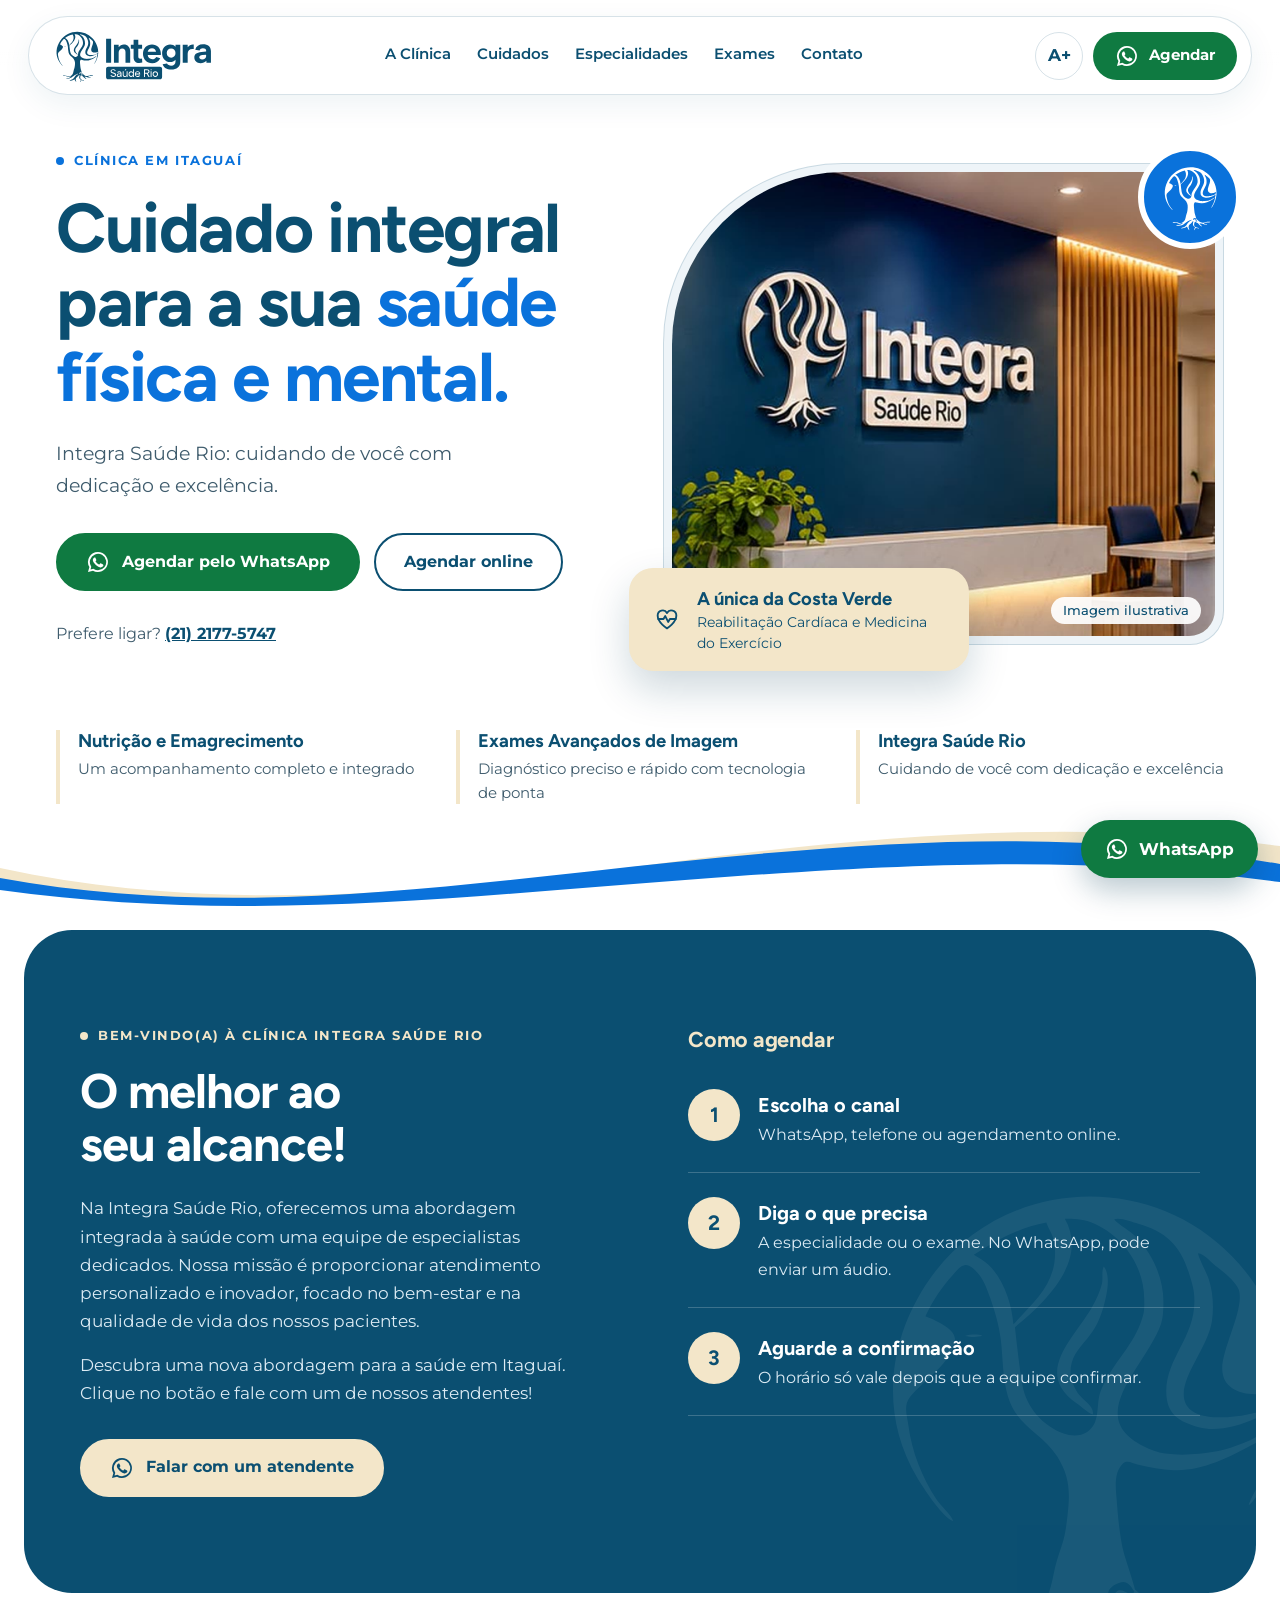
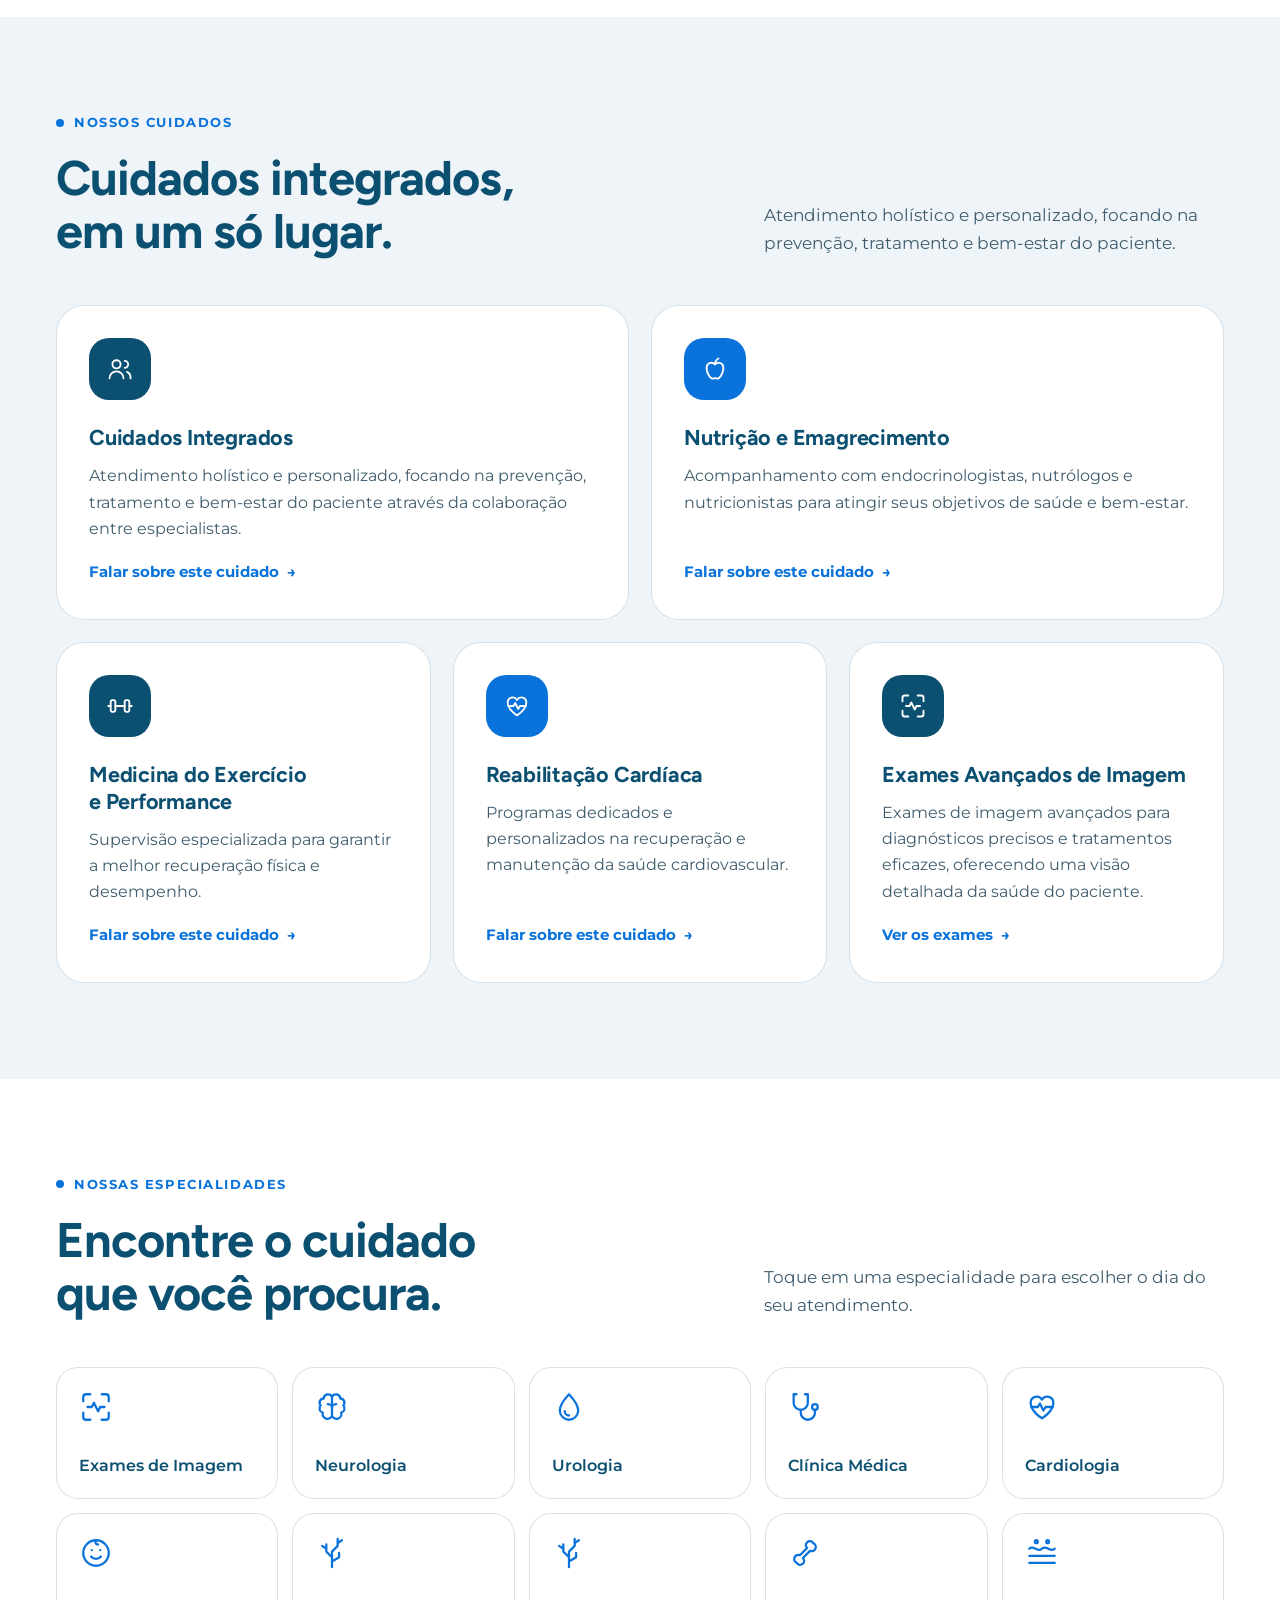
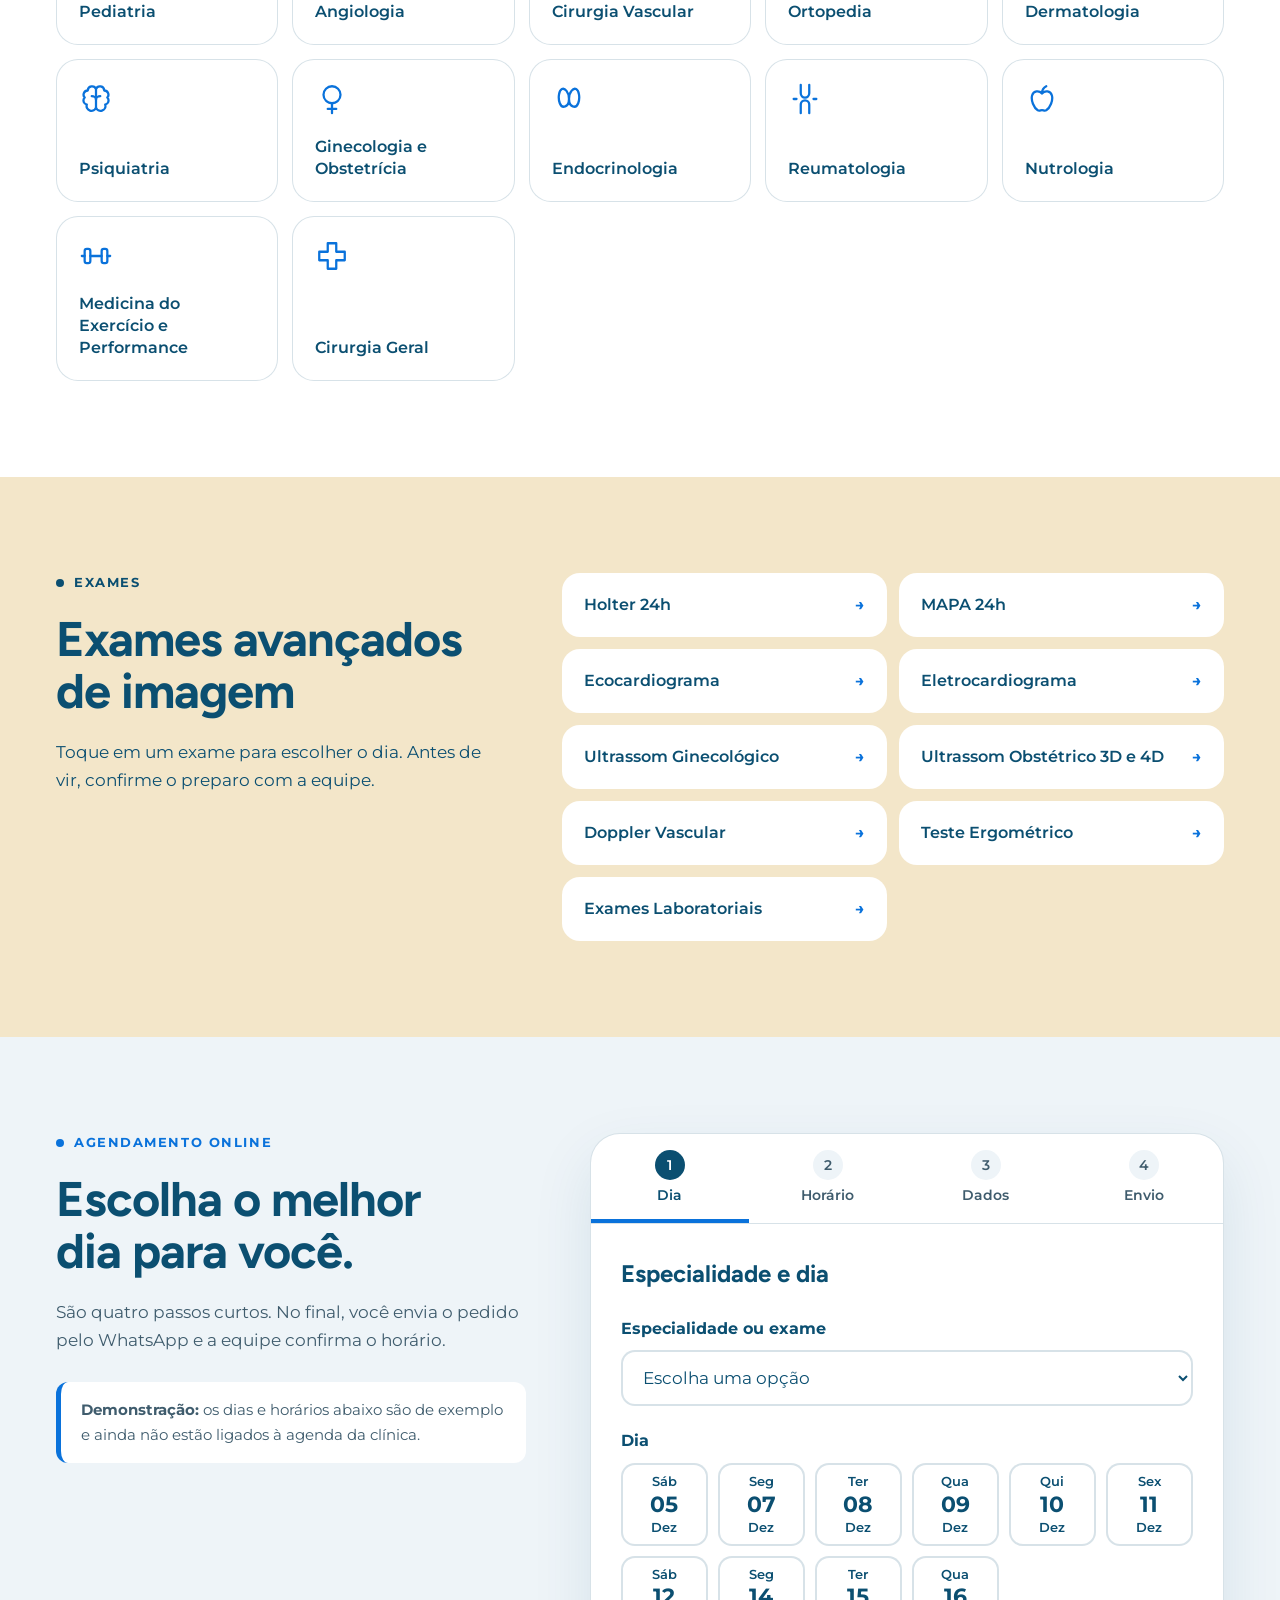
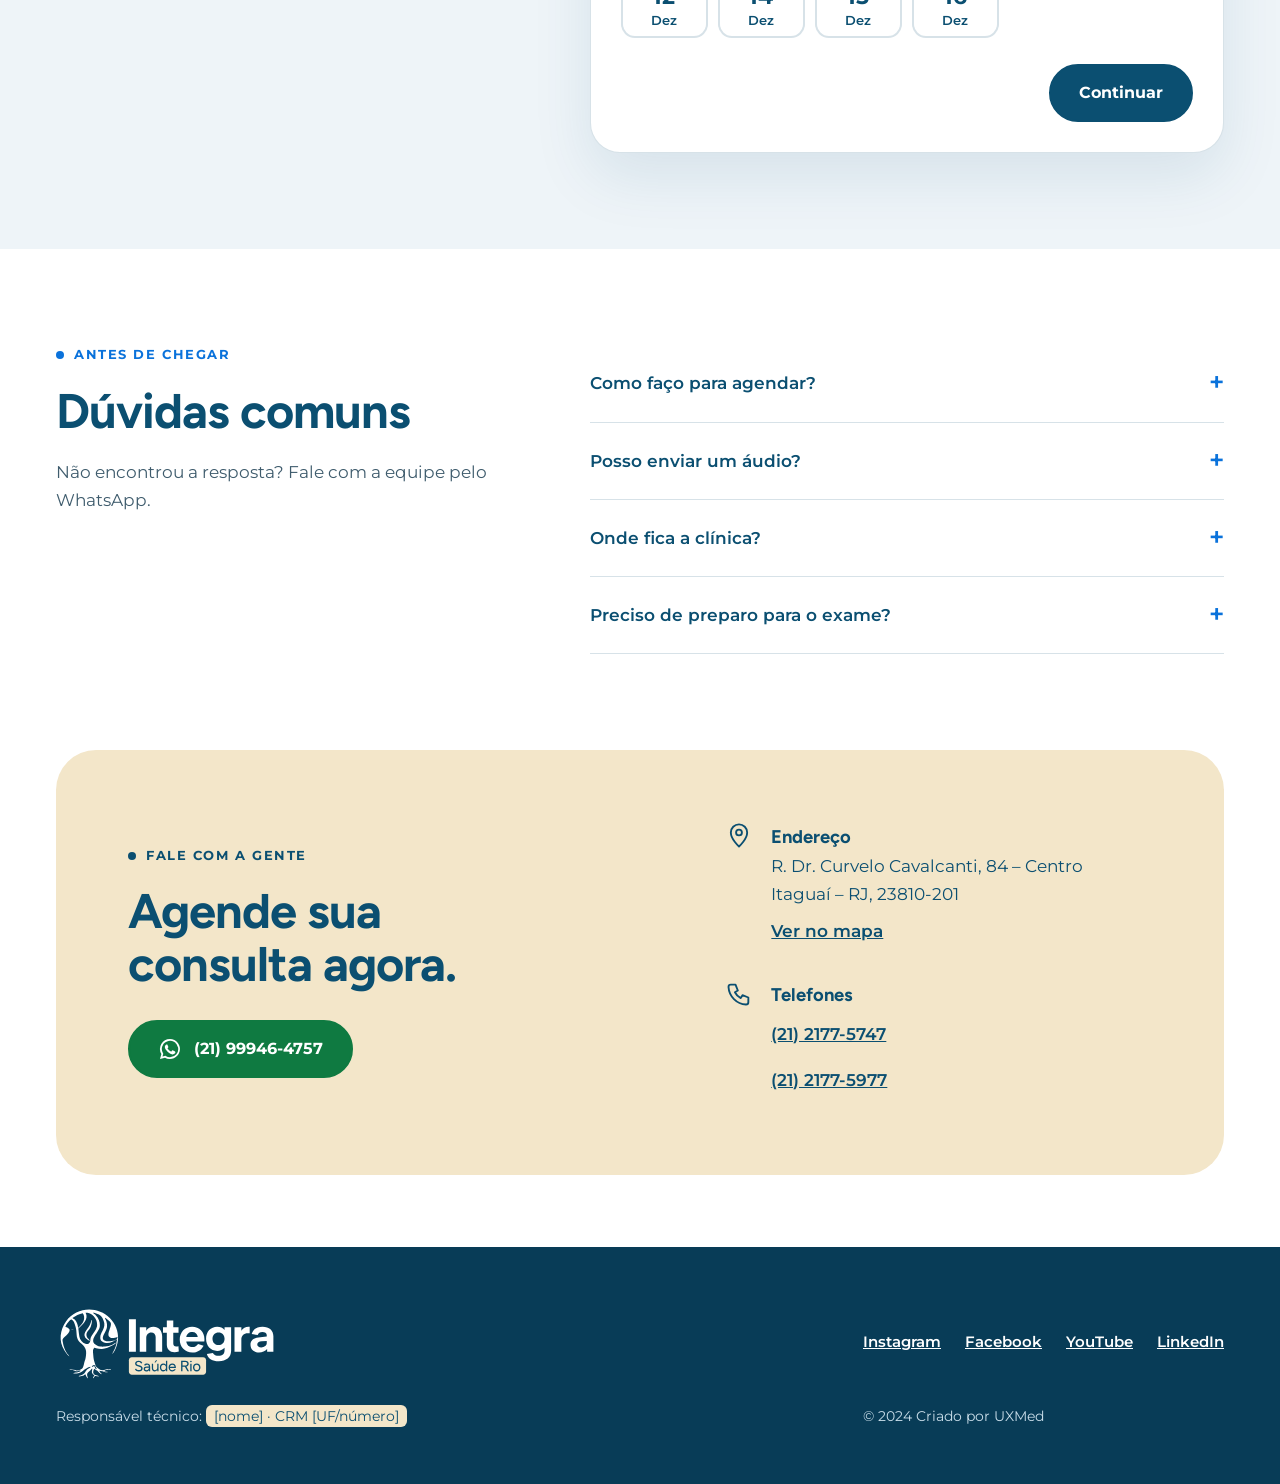
<file: index.html>
<!doctype html>
<html lang="pt-BR">
<head>
<meta charset="utf-8">
<meta name="viewport" content="width=device-width,initial-scale=1">
<title>Integra Saúde Rio | Clínica em Itaguaí: consultas e exames</title>
<meta name="description" content="Clínica Integra Saúde Rio, no Centro de Itaguaí: cuidados integrados, especialidades médicas e exames. Agende pelo WhatsApp (21) 99946-4757.">
<meta name="theme-color" content="#0B4F71">
<meta name="robots" content="noindex">
<link rel="icon" href="assets/favicon.svg" type="image/svg+xml">
<link rel="preconnect" href="https://fonts.googleapis.com">
<link rel="preconnect" href="https://fonts.gstatic.com" crossorigin>
<link href="https://fonts.googleapis.com/css2?family=Figtree:ital,wght@0,600;0,700;1,600&family=Montserrat:ital,wght@0,400;0,500;0,600;0,700;1,400&display=swap" rel="stylesheet">
<link rel="stylesheet" href="styles.css">
<script src="script.js" defer></script>
<script type="application/ld+json">
{"@context":"https://schema.org","@type":"MedicalClinic","name":"Integra Saúde Rio","url":"https://integrasauderio.com/",
"telephone":["+55-21-2177-5747","+55-21-2177-5977"],
"address":{"@type":"PostalAddress","streetAddress":"R. Dr. Curvelo Cavalcanti, 84, Centro","addressLocality":"Itaguaí","addressRegion":"RJ","postalCode":"23810-201","addressCountry":"BR"},
"sameAs":["https://www.facebook.com/profile.php?id=61556794193799","https://www.linkedin.com/company/integrasauderio/","https://www.youtube.com/@Integrasauderio","https://www.instagram.com/integrasauderio/"]}
</script>
</head>
<body>

<svg xmlns="http://www.w3.org/2000/svg" hidden>
  <symbol id="i-wa" viewBox="0 0 24 24"><path fill="currentColor" d="M12 2a10 10 0 0 0-8.600 15.100L2 22l5-1.300A10 10 0 1 0 12 2zm0 18.200a8.200 8.200 0 0 1-4.200-1.200l-.3-.2-3 .8.8-2.900-.2-.3A8.200 8.200 0 1 1 12 20.200zm4.500-6.100c-.2-.1-1.500-.7-1.700-.8s-.4-.1-.6.100-.6.800-.8 1-.3.2-.5.100a6.700 6.700 0 0 1-3.300-2.900c-.3-.4.2-.4.700-1.300.1-.2 0-.3 0-.5l-.8-1.800c-.2-.5-.4-.4-.6-.4h-.5a1 1 0 0 0-.7.300 2.900 2.900 0 0 0-.9 2.200 5 5 0 0 0 1.100 2.700 11.500 11.500 0 0 0 4.400 3.900c1.600.7 2.300.8 3.100.6a2.700 2.700 0 0 0 1.800-1.200 2.200 2.200 0 0 0 .1-1.300c0-.1-.2-.2-.5-.3z"/></symbol>
  <symbol id="i-phone" viewBox="0 0 24 24"><path d="M5 4h4l2 5-2.500 1.500a11 11 0 0 0 5 5L15 13l5 2v4a2 2 0 0 1-2 2A16 16 0 0 1 3 6a2 2 0 0 1 2-2z"/></symbol>
  <symbol id="i-pin" viewBox="0 0 24 24"><path d="M12 21s7-6.2 7-12a7 7 0 1 0-14 0c0 5.8 7 12 7 12z"/><circle cx="12" cy="9" r="2.5"/></symbol>
  <symbol id="i-steth" viewBox="0 0 24 24"><path d="M6 3H4v6a5 5 0 0 0 10 0V3h-2"/><path d="M9 14v2a5 5 0 0 0 10 0v-2"/><circle cx="19" cy="12" r="2"/></symbol>
  <symbol id="i-brain" viewBox="0 0 24 24"><path d="M12 5a3 3 0 0 0-5.800 1A3 3 0 0 0 4 11a3 3 0 0 0 1.500 5A3.200 3.200 0 0 0 12 18zM12 5a3 3 0 0 1 5.800 1A3 3 0 0 1 20 11a3 3 0 0 1-1.500 5A3.200 3.200 0 0 1 12 18"/><path d="M9 10c1.500 0 3 1 3 2.500M15 10c-1.500 0-3 1-3 2.500"/></symbol>
  <symbol id="i-apple" viewBox="0 0 24 24"><path d="M12 8c-2-2-6-2-7 1.500-1 3.500 1.500 9 4 10.500 1.200.7 2-.2 3-.2s1.800.9 3 .2c2.500-1.500 5-7 4-10.5C18 6 14 6 12 8z"/><path d="M12 8c0-2 1-4 3-5"/></symbol>
  <symbol id="i-dumb" viewBox="0 0 24 24"><path d="M2 12h2M20 12h2M8 12h8"/><rect x="4" y="7" width="4" height="10" rx="1.500"/><rect x="16" y="7" width="4" height="10" rx="1.500"/></symbol>
  <symbol id="i-heart" viewBox="0 0 24 24"><path d="M12 20s-8-4.800-8-11a4.300 4.300 0 0 1 8-2.200A4.300 4.300 0 0 1 20 9c0 6.200-8 11-8 11z"/><path d="M4.500 12H9l1.500-2.500 2.500 5 1.500-2.500h5"/></symbol>
  <symbol id="i-people" viewBox="0 0 24 24"><circle cx="9" cy="8" r="3.500"/><path d="M3 20a6 6 0 0 1 12 0"/><path d="M16 5a3 3 0 0 1 0 6M18 14.500a5.500 5.500 0 0 1 3 5.500"/></symbol>
  <symbol id="i-scan" viewBox="0 0 24 24"><path d="M3 8V5a2 2 0 0 1 2-2h3M16 3h3a2 2 0 0 1 2 2v3M21 16v3a2 2 0 0 1-2 2h-3M8 21H5a2 2 0 0 1-2-2v-3"/><path d="M6 12h3l1.500-3 3 6 1.500-3h3"/></symbol>
  <symbol id="i-child" viewBox="0 0 24 24"><circle cx="12" cy="12" r="9"/><path d="M8.500 14.500a4.500 4.500 0 0 0 7 0M9 10h.01M15 10h.01M12 3c-1 2 0 3 1.500 3"/></symbol>
  <symbol id="i-drop" viewBox="0 0 24 24"><path d="M12 3s6.500 7 6.500 11.500a6.500 6.500 0 0 1-13 0C5.500 10 12 3 12 3z"/><path d="M9 15a3 3 0 0 0 3 3"/></symbol>
  <symbol id="i-vessel" viewBox="0 0 24 24"><path d="M12 22V11M12 15l-4-4V6M8 9L5 7M12 11l4-4V2M16 5l3-2M12 18l5-3v-3"/></symbol>
  <symbol id="i-bone" viewBox="0 0 24 24"><path d="M8.500 13.500l5-5a2.800 2.800 0 1 1 4.300-3.500 2.800 2.800 0 1 1-2.300 5.500l-5 5a2.800 2.800 0 1 1-4.300 3.500 2.800 2.800 0 1 1 2.300-5.500z"/></symbol>
  <symbol id="i-skin" viewBox="0 0 24 24"><path d="M3 9c3-3 6 3 9 0s6 3 9 0M3 14h18M3 19h18"/><circle cx="8" cy="4" r="1"/><circle cx="16" cy="4" r="1"/></symbol>
  <symbol id="i-female" viewBox="0 0 24 24"><circle cx="12" cy="9" r="6"/><path d="M12 15v7M9 19h6"/></symbol>
  <symbol id="i-gland" viewBox="0 0 24 24"><path d="M12 12c0-5-3-8-5-7S4 11 5.500 15s6.500 3 6.500-3zM12 12c0-5 3-8 5-7s3 6 1.500 10-6.500 3-6.500-3z"/></symbol>
  <symbol id="i-joint" viewBox="0 0 24 24"><path d="M9 2v6a3 3 0 0 0 6 0V2M9 22v-6a3 3 0 0 1 6 0v6"/><path d="M4 12h2M18 12h2"/></symbol>
  <symbol id="i-cross" viewBox="0 0 24 24"><path d="M9 3h6v6h6v6h-6v6H9v-6H3V9h6z"/></symbol>
</svg>

<a class="skip" href="#conteudo">Pular para o conteúdo</a>

<header class="site-header">
  <a class="brand" href="#inicio"><img src="assets/logo-escuro.svg" alt="Integra Saúde Rio, início" width="160" height="57"></a>
  <nav class="navigation" id="navegacao" aria-label="Menu principal">
    <a href="#clinica">A Clínica</a>
    <a href="#servicos">Cuidados</a>
    <a href="#especialidades">Especialidades</a>
    <a href="#exames">Exames</a>
    <a href="#contato">Contato</a>
  </nav>
  <div class="header-actions">
    <button type="button" class="font-toggle" aria-pressed="false" aria-label="Aumentar o tamanho da letra">A+</button>
    <a class="nav-cta" data-wa="Olá! Quero agendar uma consulta." href="https://wa.me/5521999464757"><svg class="ic-fill" aria-hidden="true"><use href="#i-wa"/></svg>Agendar</a>
    <button type="button" class="menu-toggle" aria-controls="navegacao" aria-expanded="false"><span class="bars" aria-hidden="true"></span><span class="menu-label">Menu</span></button>
  </div>
</header>

<main id="conteudo">

<section class="hero wrap" id="inicio" aria-label="Apresentação">
  <div class="hero-main">
    <div class="hero-copy">
      <p class="eyebrow">Clínica em Itaguaí</p>
      <h1>Cuidado integral para a sua <em>saúde física e mental.</em></h1>
      <p class="lead">Integra Saúde Rio: cuidando de você com dedicação e excelência.</p>
      <div class="actions">
        <a class="button button-wa" data-wa="Olá! Quero agendar uma consulta." href="https://wa.me/5521999464757"><svg class="ic-fill" aria-hidden="true"><use href="#i-wa"/></svg>Agendar pelo WhatsApp</a>
        <a class="button button-line" href="#agendar">Agendar online</a>
      </div>
      <p class="hero-phone">Prefere ligar? <a href="tel:+552121775747">(21) 2177-5747</a></p>
    </div>
    <div class="hero-visual">
      <figure class="image-shell">
        <img src="assets/recepcao-ilustrativa.jpg" alt="Ilustração de uma recepção com a marca Integra Saúde Rio na parede azul" width="1308" height="1116" fetchpriority="high">
        <figcaption>Imagem ilustrativa</figcaption>
      </figure>
      <div class="hero-marker" aria-hidden="true"><img src="assets/simbolo-branco.svg" alt=""></div>
      <div class="hero-tag">
        <svg class="ic" aria-hidden="true"><use href="#i-heart"/></svg>
        <p><strong>A única da Costa Verde</strong>Reabilitação Cardíaca e Medicina do Exercício</p>
      </div>
    </div>
  </div>
</section>

<div class="highlights">
  <ul class="wrap">
    <li><strong>Nutrição e Emagrecimento</strong><span>Um acompanhamento completo e integrado</span></li>
    <li><strong>Exames Avançados de Imagem</strong><span>Diagnóstico preciso e rápido com tecnologia de ponta</span></li>
    <li><strong>Integra Saúde Rio</strong><span>Cuidando de você com dedicação e excelência</span></li>
  </ul>
  <svg class="wave" viewBox="0 0 1440 90" preserveAspectRatio="none" aria-hidden="true">
    <path fill="#F3E6C9" d="M0 52C240 98 480 78 720 50S1200 0 1440 30V90H0Z"/>
    <path fill="#0A72DB" d="M0 62C260 104 500 70 760 46S1220 14 1440 48V90H0Z"/>
    <path fill="#FFFFFF" d="M0 74C280 108 520 80 800 62S1240 42 1440 66V90H0Z"/>
  </svg>
</div>

<section class="section about" id="clinica">
  <img class="about-tree" src="assets/simbolo-branco.svg" alt="" aria-hidden="true">
  <div class="wrap about-grid">
    <div data-reveal>
      <p class="eyebrow">Bem-vindo(a) à clínica Integra Saúde Rio</p>
      <h2>O melhor ao seu alcance!</h2>
      <p>Na Integra Saúde Rio, oferecemos uma abordagem integrada à saúde com uma equipe de especialistas dedicados. Nossa missão é proporcionar atendimento personalizado e inovador, focado no bem-estar e na qualidade de vida dos nossos pacientes.</p>
      <p>Descubra uma nova abordagem para a saúde em Itaguaí. Clique no botão e fale com um de nossos atendentes!</p>
      <a class="button button-creme" data-wa="Olá! Quero falar com um atendente." href="https://wa.me/5521999464757"><svg class="ic-fill" aria-hidden="true"><use href="#i-wa"/></svg>Falar com um atendente</a>
    </div>
    <div class="how" data-reveal>
      <h3>Como agendar</h3>
      <ol>
        <li><strong>Escolha o canal</strong><span>WhatsApp, telefone ou agendamento online.</span></li>
        <li><strong>Diga o que precisa</strong><span>A especialidade ou o exame. No WhatsApp, pode enviar um áudio.</span></li>
        <li><strong>Aguarde a confirmação</strong><span>O horário só vale depois que a equipe confirmar.</span></li>
      </ol>
    </div>
  </div>
</section>

<section class="section services" id="servicos">
  <div class="wrap">
    <div class="section-top" data-reveal>
      <div><p class="eyebrow">Nossos cuidados</p><h2>Cuidados integrados, em um só lugar.</h2></div>
      <p>Atendimento holístico e personalizado, focando na prevenção, tratamento e bem-estar do paciente.</p>
    </div>
    <div class="service-grid">
      <article class="service-card" data-reveal>
        <span class="icon"><svg class="ic" aria-hidden="true"><use href="#i-people"/></svg></span>
        <h3>Cuidados Integrados</h3>
        <p>Atendimento holístico e personalizado, focando na prevenção, tratamento e bem-estar do paciente através da colaboração entre especialistas.</p>
        <a class="card-link" data-wa="Olá! Quero saber mais sobre Cuidados Integrados." href="https://wa.me/5521999464757">Falar sobre este cuidado <span aria-hidden="true">→</span></a>
      </article>
      <article class="service-card" data-reveal>
        <span class="icon"><svg class="ic" aria-hidden="true"><use href="#i-apple"/></svg></span>
        <h3>Nutrição e Emagrecimento</h3>
        <p>Acompanhamento com endocrinologistas, nutrólogos e nutricionistas para atingir seus objetivos de saúde e bem-estar.</p>
        <a class="card-link" data-wa="Olá! Quero saber mais sobre Nutrição e Emagrecimento." href="https://wa.me/5521999464757">Falar sobre este cuidado <span aria-hidden="true">→</span></a>
      </article>
      <article class="service-card" data-reveal>
        <span class="icon"><svg class="ic" aria-hidden="true"><use href="#i-dumb"/></svg></span>
        <h3>Medicina do Exercício e Performance</h3>
        <p>Supervisão especializada para garantir a melhor recuperação física e desempenho.</p>
        <a class="card-link" data-wa="Olá! Quero saber mais sobre Medicina do Exercício e Performance." href="https://wa.me/5521999464757">Falar sobre este cuidado <span aria-hidden="true">→</span></a>
      </article>
      <article class="service-card" data-reveal>
        <span class="icon"><svg class="ic" aria-hidden="true"><use href="#i-heart"/></svg></span>
        <h3>Reabilitação Cardíaca</h3>
        <p>Programas dedicados e personalizados na recuperação e manutenção da saúde cardiovascular.</p>
        <a class="card-link" data-wa="Olá! Quero saber mais sobre Reabilitação Cardíaca." href="https://wa.me/5521999464757">Falar sobre este cuidado <span aria-hidden="true">→</span></a>
      </article>
      <article class="service-card" data-reveal>
        <span class="icon"><svg class="ic" aria-hidden="true"><use href="#i-scan"/></svg></span>
        <h3>Exames Avançados de Imagem</h3>
        <p>Exames de imagem avançados para diagnósticos precisos e tratamentos eficazes, oferecendo uma visão detalhada da saúde do paciente.</p>
        <a class="card-link" href="#exames">Ver os exames <span aria-hidden="true">→</span></a>
      </article>
    </div>
  </div>
</section>

<section class="section specialties" id="especialidades">
  <div class="wrap">
    <div class="section-top" data-reveal>
      <div><p class="eyebrow">Nossas especialidades</p><h2>Encontre o cuidado que você procura.</h2></div>
      <p>Toque em uma especialidade para escolher o dia do seu atendimento.</p>
    </div>
    <ul class="spec-grid">
      <li><button type="button" data-book="Exames de Imagem"><svg class="ic" aria-hidden="true"><use href="#i-scan"/></svg><span>Exames de Imagem</span></button></li>
      <li><button type="button" data-book="Neurologia"><svg class="ic" aria-hidden="true"><use href="#i-brain"/></svg><span>Neurologia</span></button></li>
      <li><button type="button" data-book="Urologia"><svg class="ic" aria-hidden="true"><use href="#i-drop"/></svg><span>Urologia</span></button></li>
      <li><button type="button" data-book="Clínica Médica"><svg class="ic" aria-hidden="true"><use href="#i-steth"/></svg><span>Clínica Médica</span></button></li>
      <li><button type="button" data-book="Cardiologia"><svg class="ic" aria-hidden="true"><use href="#i-heart"/></svg><span>Cardiologia</span></button></li>
      <li><button type="button" data-book="Pediatria"><svg class="ic" aria-hidden="true"><use href="#i-child"/></svg><span>Pediatria</span></button></li>
      <li><button type="button" data-book="Angiologia"><svg class="ic" aria-hidden="true"><use href="#i-vessel"/></svg><span>Angiologia</span></button></li>
      <li><button type="button" data-book="Cirurgia Vascular"><svg class="ic" aria-hidden="true"><use href="#i-vessel"/></svg><span>Cirurgia Vascular</span></button></li>
      <li><button type="button" data-book="Ortopedia"><svg class="ic" aria-hidden="true"><use href="#i-bone"/></svg><span>Ortopedia</span></button></li>
      <li><button type="button" data-book="Dermatologia"><svg class="ic" aria-hidden="true"><use href="#i-skin"/></svg><span>Dermatologia</span></button></li>
      <li><button type="button" data-book="Psiquiatria"><svg class="ic" aria-hidden="true"><use href="#i-brain"/></svg><span>Psiquiatria</span></button></li>
      <li><button type="button" data-book="Ginecologia e Obstetrícia"><svg class="ic" aria-hidden="true"><use href="#i-female"/></svg><span>Ginecologia e Obstetrícia</span></button></li>
      <li><button type="button" data-book="Endocrinologia"><svg class="ic" aria-hidden="true"><use href="#i-gland"/></svg><span>Endocrinologia</span></button></li>
      <li><button type="button" data-book="Reumatologia"><svg class="ic" aria-hidden="true"><use href="#i-joint"/></svg><span>Reumatologia</span></button></li>
      <li><button type="button" data-book="Nutrologia"><svg class="ic" aria-hidden="true"><use href="#i-apple"/></svg><span>Nutrologia</span></button></li>
      <li><button type="button" data-book="Medicina do Exercício e Performance"><svg class="ic" aria-hidden="true"><use href="#i-dumb"/></svg><span>Medicina do Exercício e Performance</span></button></li>
      <li><button type="button" data-book="Cirurgia Geral"><svg class="ic" aria-hidden="true"><use href="#i-cross"/></svg><span>Cirurgia Geral</span></button></li>
    </ul>
  </div>
</section>

<section class="section exams" id="exames">
  <div class="wrap exams-grid">
    <div data-reveal>
      <p class="eyebrow">Exames</p>
      <h2>Exames avançados de imagem</h2>
      <p>Toque em um exame para escolher o dia. Antes de vir, confirme o preparo com a equipe.</p>
    </div>
    <ul class="exam-list" data-reveal>
      <li><button type="button" data-book="Holter 24h">Holter 24h<span aria-hidden="true">→</span></button></li>
      <li><button type="button" data-book="MAPA 24h">MAPA 24h<span aria-hidden="true">→</span></button></li>
      <li><button type="button" data-book="Ecocardiograma">Ecocardiograma<span aria-hidden="true">→</span></button></li>
      <li><button type="button" data-book="Eletrocardiograma">Eletrocardiograma<span aria-hidden="true">→</span></button></li>
      <li><button type="button" data-book="Ultrassom Ginecológico">Ultrassom Ginecológico<span aria-hidden="true">→</span></button></li>
      <li><button type="button" data-book="Ultrassom Obstétrico 3D e 4D">Ultrassom Obstétrico 3D e 4D<span aria-hidden="true">→</span></button></li>
      <li><button type="button" data-book="Doppler Vascular">Doppler Vascular<span aria-hidden="true">→</span></button></li>
      <li><button type="button" data-book="Teste Ergométrico">Teste Ergométrico<span aria-hidden="true">→</span></button></li>
      <li><button type="button" data-book="Exames Laboratoriais">Exames Laboratoriais<span aria-hidden="true">→</span></button></li>
    </ul>
  </div>
</section>

<section class="section booking" id="agendar" aria-labelledby="booking-title">
  <div class="wrap booking-grid">
    <div class="booking-intro" data-reveal>
      <p class="eyebrow">Agendamento online</p>
      <h2 id="booking-title">Escolha o melhor dia para você.</h2>
      <p>São quatro passos curtos. No final, você envia o pedido pelo WhatsApp e a equipe confirma o horário.</p>
      <p class="demo-note"><strong>Demonstração:</strong> os dias e horários abaixo são de exemplo e ainda não estão ligados à agenda da clínica.</p>
    </div>

    <div class="wizard">
      <ol class="progress" aria-label="Etapas">
        <li aria-current="step"><span>1</span>Dia</li>
        <li><span>2</span>Horário</li>
        <li><span>3</span>Dados</li>
        <li><span>4</span>Envio</li>
      </ol>
      <noscript><style>.wizard form,.progress{display:none}</style><p class="panel">O agendamento online precisa de JavaScript. Fale com a clínica pelo WhatsApp: (21) 99946-4757.</p></noscript>
      <form novalidate>
        <fieldset class="panel" data-step="1">
          <legend tabindex="-1">Especialidade e dia</legend>
          <label for="spec">Especialidade ou exame</label>
          <select id="spec" name="spec"><option value="">Escolha uma opção</option></select>
          <span class="label" id="dates-label">Dia</span>
          <div class="dates" role="group" aria-labelledby="dates-label"></div>
        </fieldset>
        <fieldset class="panel" data-step="2" hidden>
          <legend tabindex="-1">Horário</legend>
          <p class="chosen"></p>
          <div class="period" role="group" aria-label="Período">
            <button type="button" data-period="manha" aria-pressed="true">Manhã</button>
            <button type="button" data-period="tarde" aria-pressed="false">Tarde</button>
          </div>
          <div class="slots" role="group" aria-label="Horários"></div>
          <p class="small">Horários riscados estão indisponíveis.</p>
        </fieldset>
        <fieldset class="panel" data-step="3" hidden>
          <legend tabindex="-1">Seus dados</legend>
          <label for="nome">Nome completo do paciente</label>
          <input id="nome" name="nome" type="text" autocomplete="name">
          <label for="tel">Telefone com DDD</label>
          <input id="tel" name="tel" type="tel" inputmode="numeric" autocomplete="tel" placeholder="(21) 99999-9999">
          <label class="check"><input type="checkbox" name="consent"><span>Autorizo o uso do meu nome e telefone para este agendamento.</span></label>
          <p class="small">Não escreva informações sobre a sua saúde neste formulário.</p>
        </fieldset>
        <fieldset class="panel" data-step="4" hidden>
          <legend tabindex="-1">Seu pedido está pronto</legend>
          <p>Falta um passo: envie o pedido pelo WhatsApp. O horário só vale depois da confirmação da equipe.</p>
          <dl class="summary"></dl>
          <a class="button button-wa send" href="https://wa.me/5521999464757" target="_blank" rel="noopener"><svg class="ic-fill" aria-hidden="true"><use href="#i-wa"/></svg>Enviar pelo WhatsApp</a>
        </fieldset>
        <p class="error" role="alert"></p>
        <div class="wizard-nav">
          <button type="button" class="button button-line back" hidden>Voltar</button>
          <button type="submit" class="button next">Continuar</button>
        </div>
      </form>
    </div>
  </div>
</section>

<section class="section faq" id="duvidas">
  <div class="wrap faq-grid">
    <div data-reveal>
      <p class="eyebrow">Antes de chegar</p>
      <h2>Dúvidas comuns</h2>
      <p>Não encontrou a resposta? Fale com a equipe pelo WhatsApp.</p>
    </div>
    <div data-reveal>
      <details><summary>Como faço para agendar?</summary><p>Pelo WhatsApp (21) 99946-4757, pelos telefones (21) 2177-5747 e (21) 2177-5977, ou pelo agendamento online desta página.</p></details>
      <details><summary>Posso enviar um áudio?</summary><p>Sim. Abra a conversa no WhatsApp, toque no microfone e diga qual especialidade ou exame você procura.</p></details>
      <details><summary>Onde fica a clínica?</summary><p>Na R. Dr. Curvelo Cavalcanti, 84, Centro, Itaguaí – RJ, CEP 23810-201.</p></details>
      <details><summary>Preciso de preparo para o exame?</summary><p>O preparo depende do exame. Confirme com a equipe quando marcar.</p></details>
    </div>
  </div>
</section>

<section class="contact wrap" id="contato" aria-labelledby="contact-title">
  <div data-reveal>
    <p class="eyebrow">Fale com a gente</p>
    <h2 id="contact-title">Agende sua consulta agora.</h2>
    <a class="button button-wa" data-wa="Olá! Quero agendar uma consulta." href="https://wa.me/5521999464757"><svg class="ic-fill" aria-hidden="true"><use href="#i-wa"/></svg>(21) 99946-4757</a>
  </div>
  <address data-reveal>
    <div class="info">
      <svg class="ic" aria-hidden="true"><use href="#i-pin"/></svg>
      <p><strong>Endereço</strong>R. Dr. Curvelo Cavalcanti, 84 – Centro<br>Itaguaí – RJ, 23810-201<br><a href="https://www.google.com/maps/search/?api=1&query=R.+Dr.+Curvelo+Cavalcanti%2C+84+-+Centro%2C+Itagua%C3%AD+-+RJ%2C+23810-201" target="_blank" rel="noopener">Ver no mapa</a></p>
    </div>
    <div class="info">
      <svg class="ic" aria-hidden="true"><use href="#i-phone"/></svg>
      <p><strong>Telefones</strong><a href="tel:+552121775747">(21) 2177-5747</a><br><a href="tel:+552121775977">(21) 2177-5977</a></p>
    </div>
  </address>
</section>
</main>

<footer class="site-footer">
  <div class="wrap footer-grid">
    <img src="assets/logo-claro.svg" alt="Integra Saúde Rio" width="220" height="79" loading="lazy">
    <nav aria-label="Redes sociais">
      <a href="https://www.instagram.com/integrasauderio/" target="_blank" rel="noopener">Instagram</a>
      <a href="https://www.facebook.com/profile.php?id=61556794193799" target="_blank" rel="noopener">Facebook</a>
      <a href="https://www.youtube.com/@Integrasauderio" target="_blank" rel="noopener">YouTube</a>
      <a href="https://www.linkedin.com/company/integrasauderio/" target="_blank" rel="noopener">LinkedIn</a>
    </nav>
    <p>Responsável técnico: <mark>[nome] · CRM [UF/número]</mark></p>
    <p>© 2024 Criado por UXMed</p>
  </div>
</footer>

<div class="quickbar">
  <a class="quick-wa" data-wa="Olá! Quero agendar uma consulta." href="https://wa.me/5521999464757"><svg class="ic-fill" aria-hidden="true"><use href="#i-wa"/></svg><span>WhatsApp</span></a>
  <a class="quick-call" href="tel:+552121775747"><svg class="ic" aria-hidden="true"><use href="#i-phone"/></svg><span>Ligar</span></a>
</div>
</body>
</html>
</file>
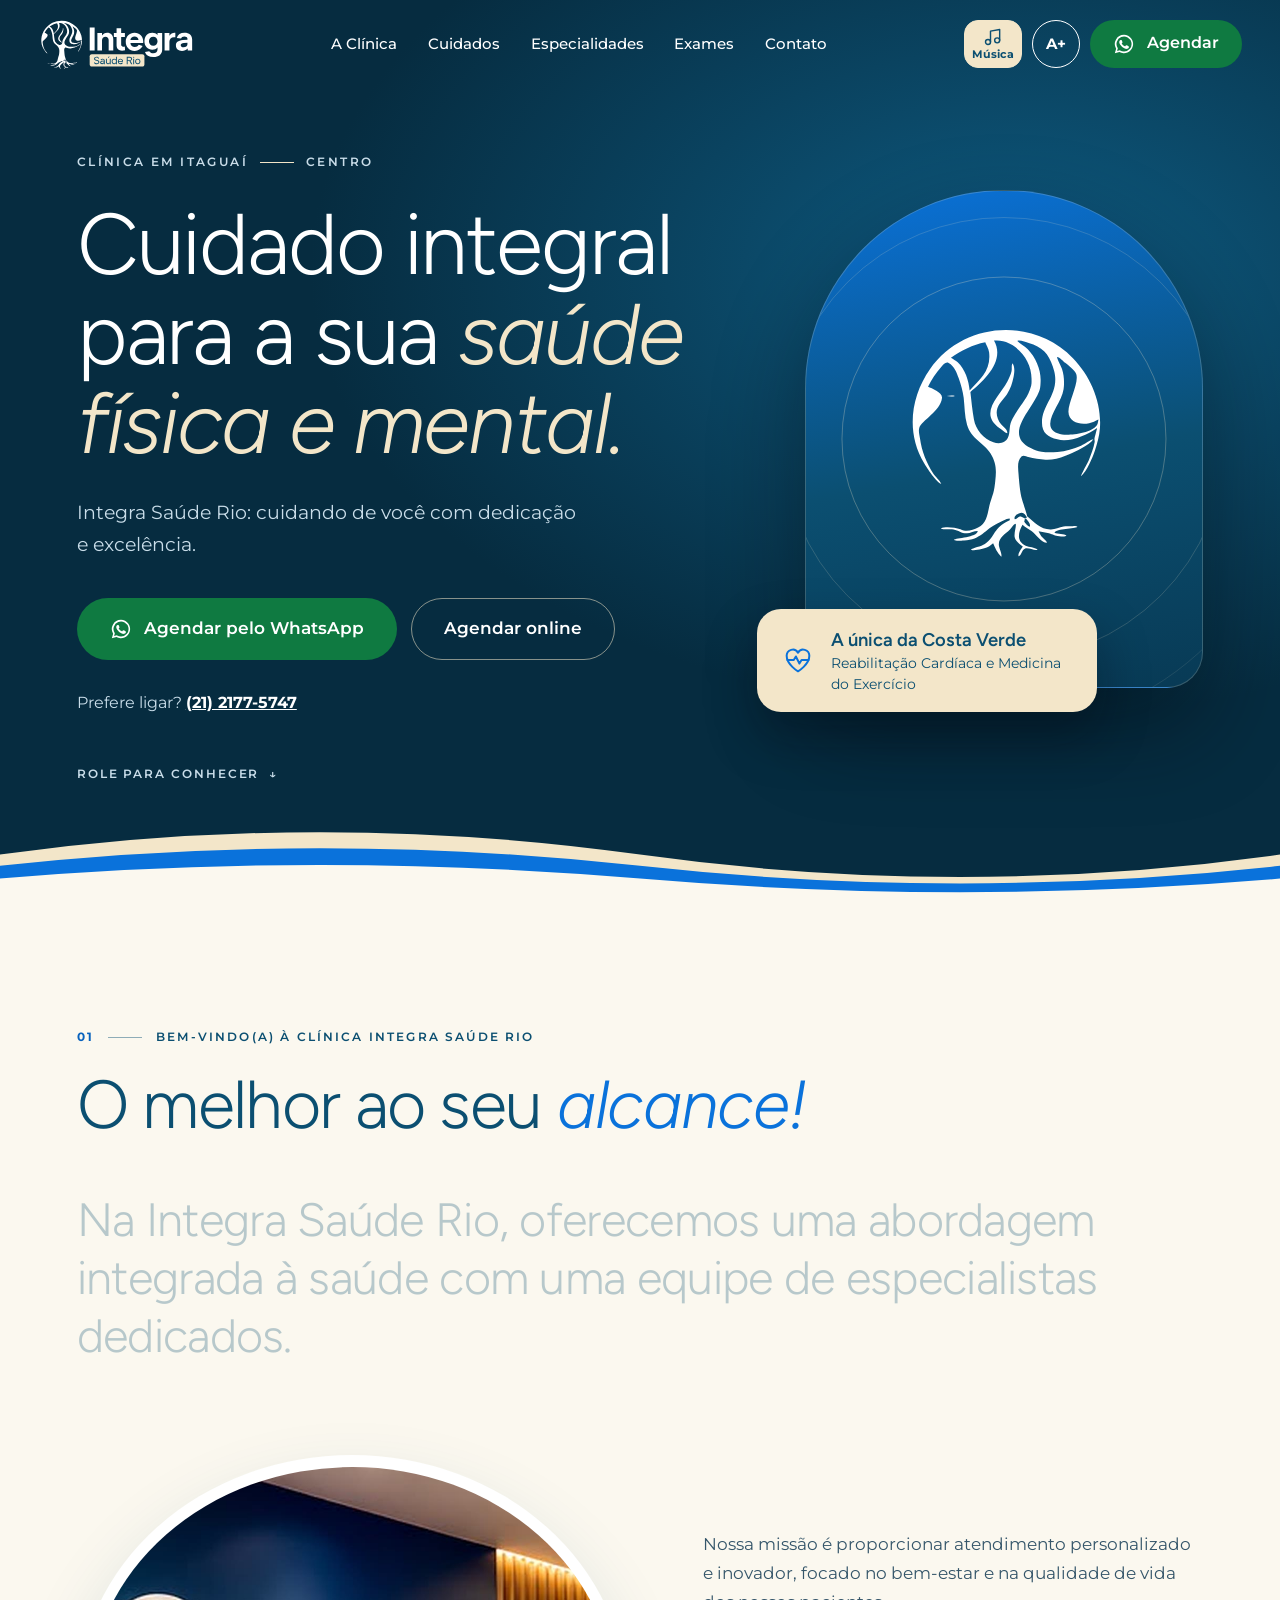
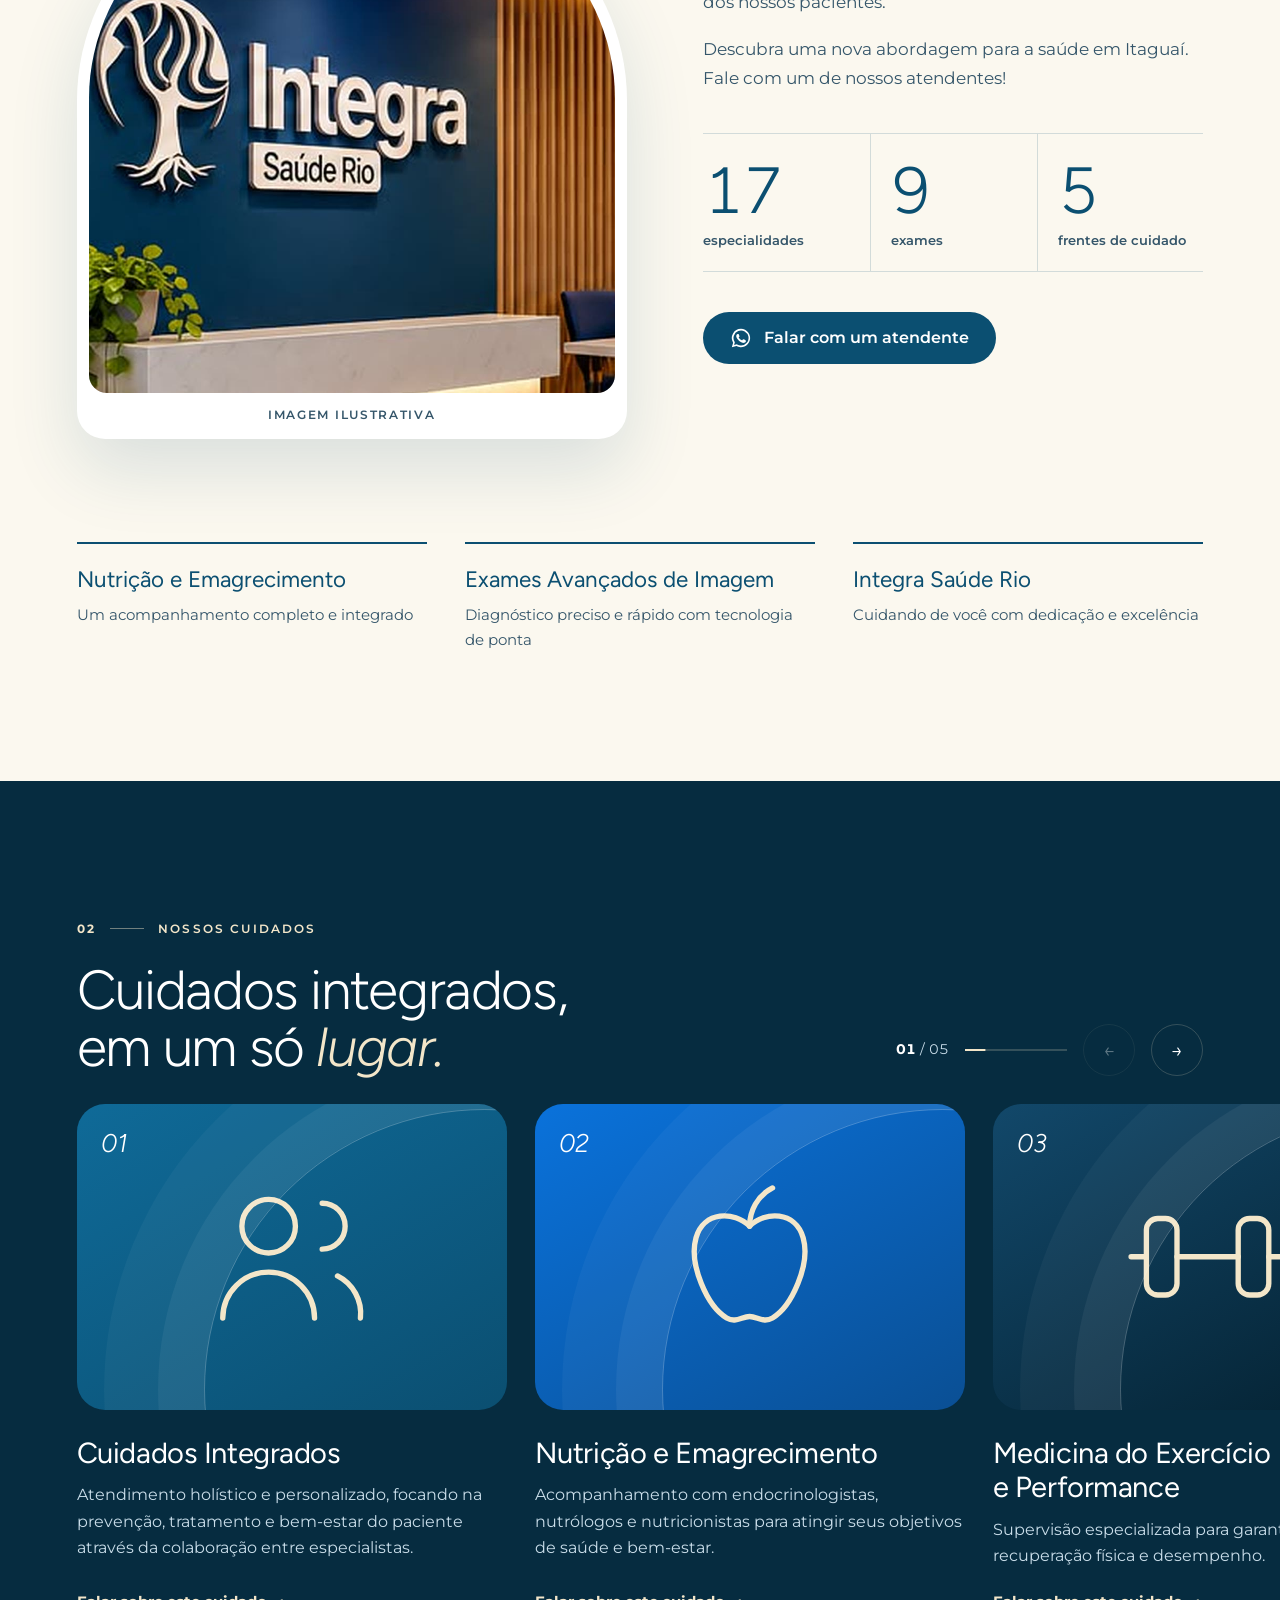
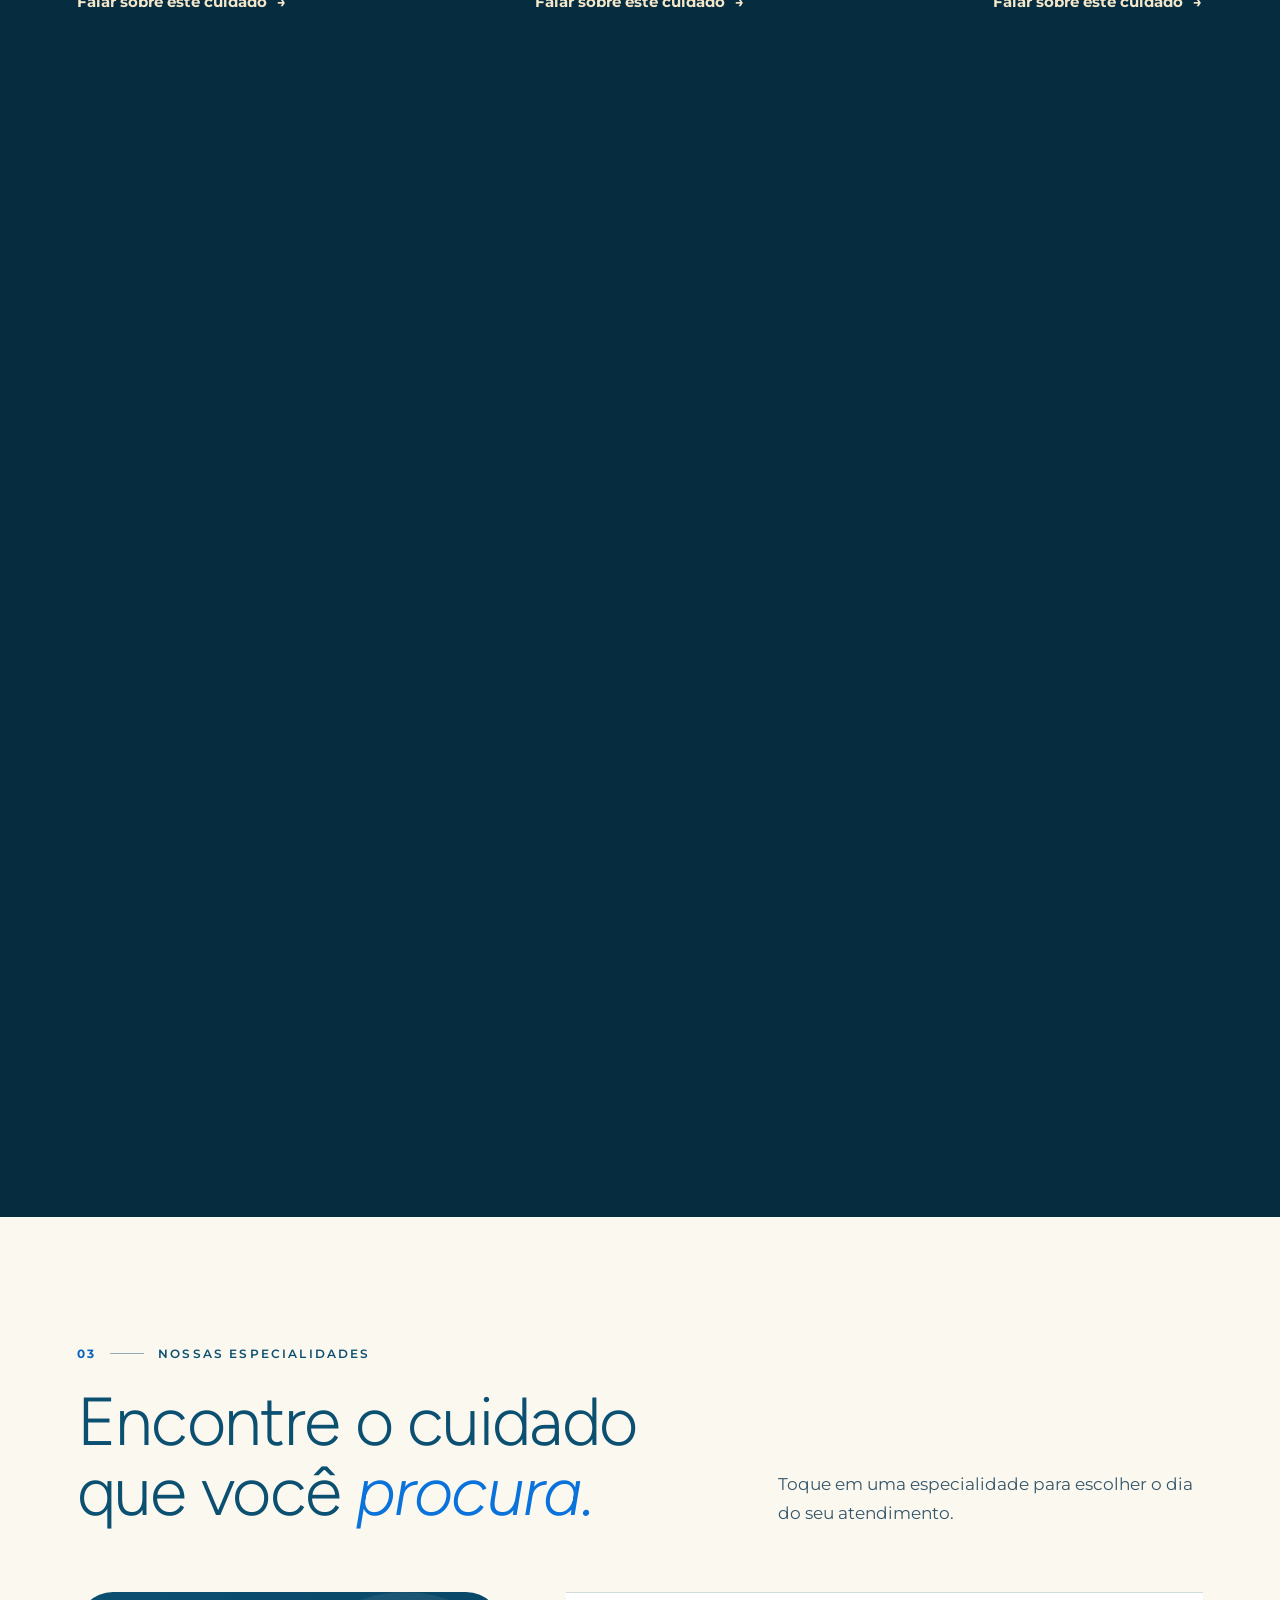
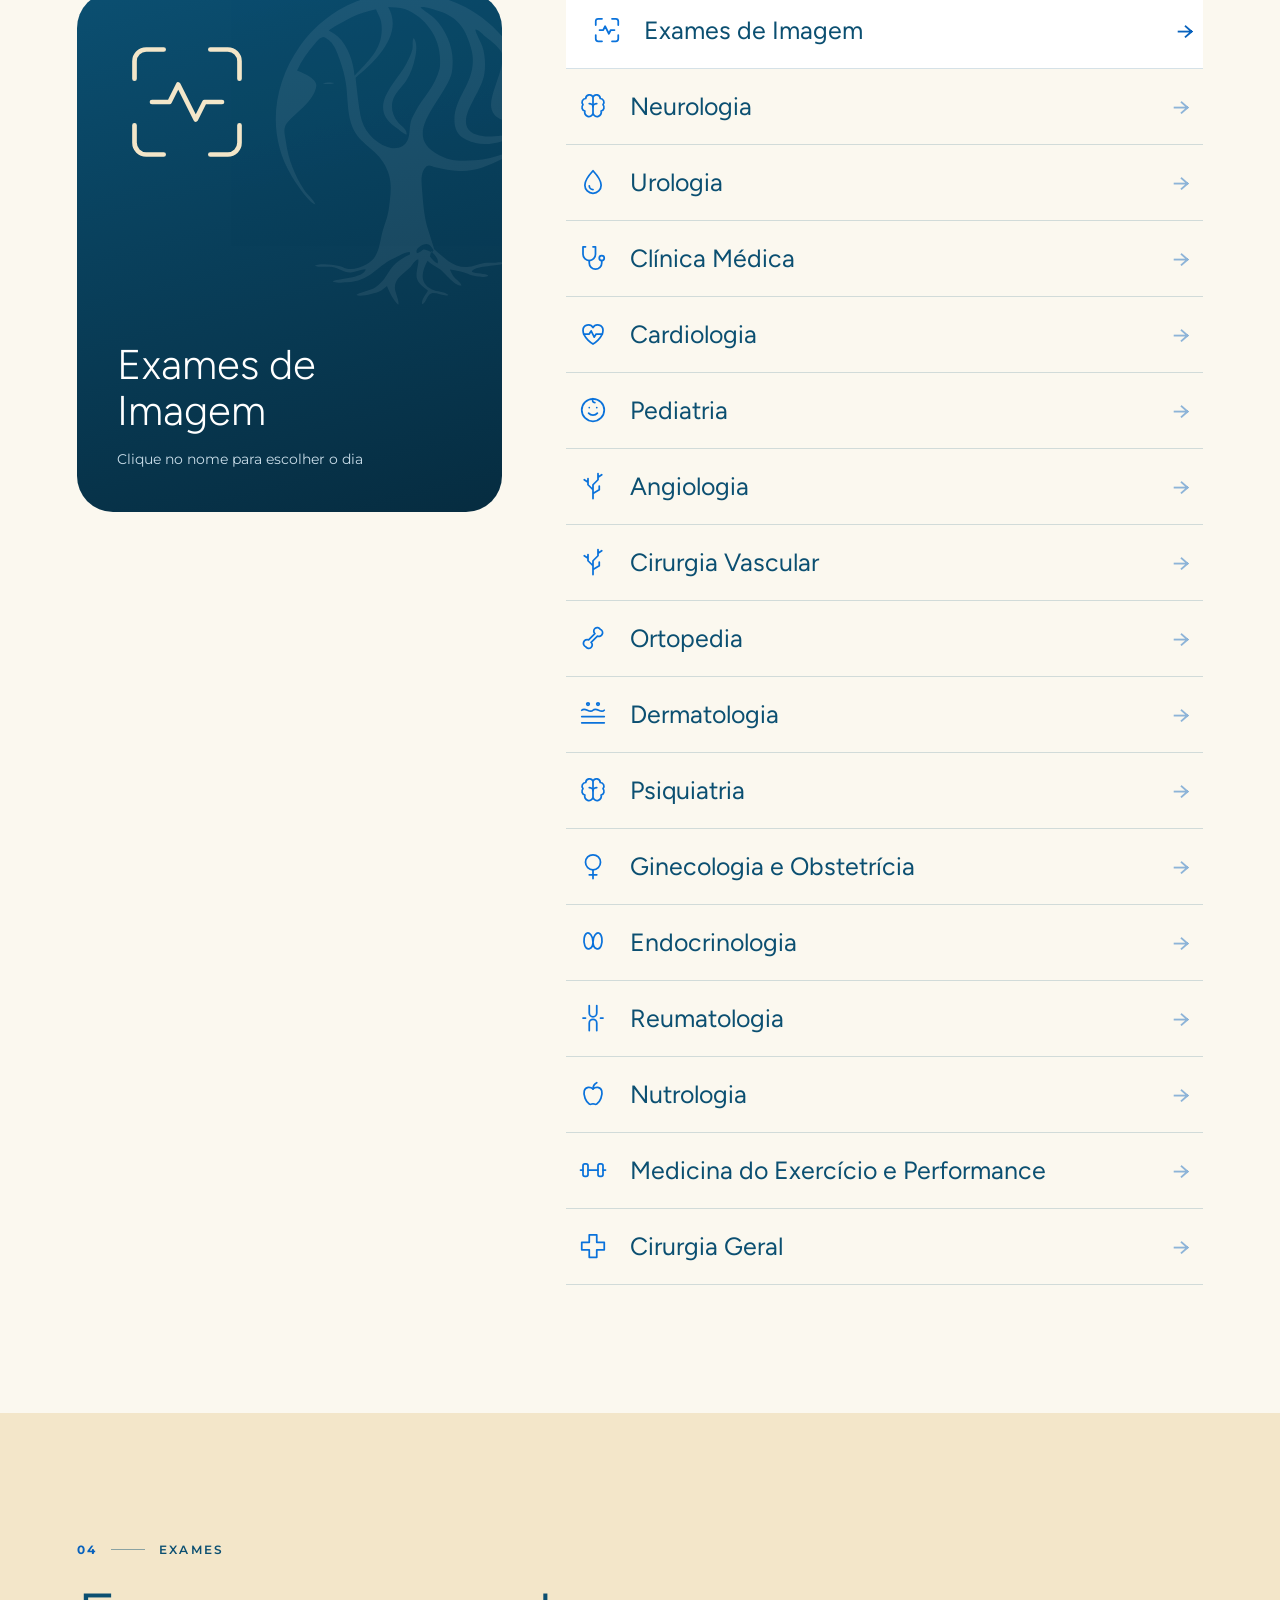
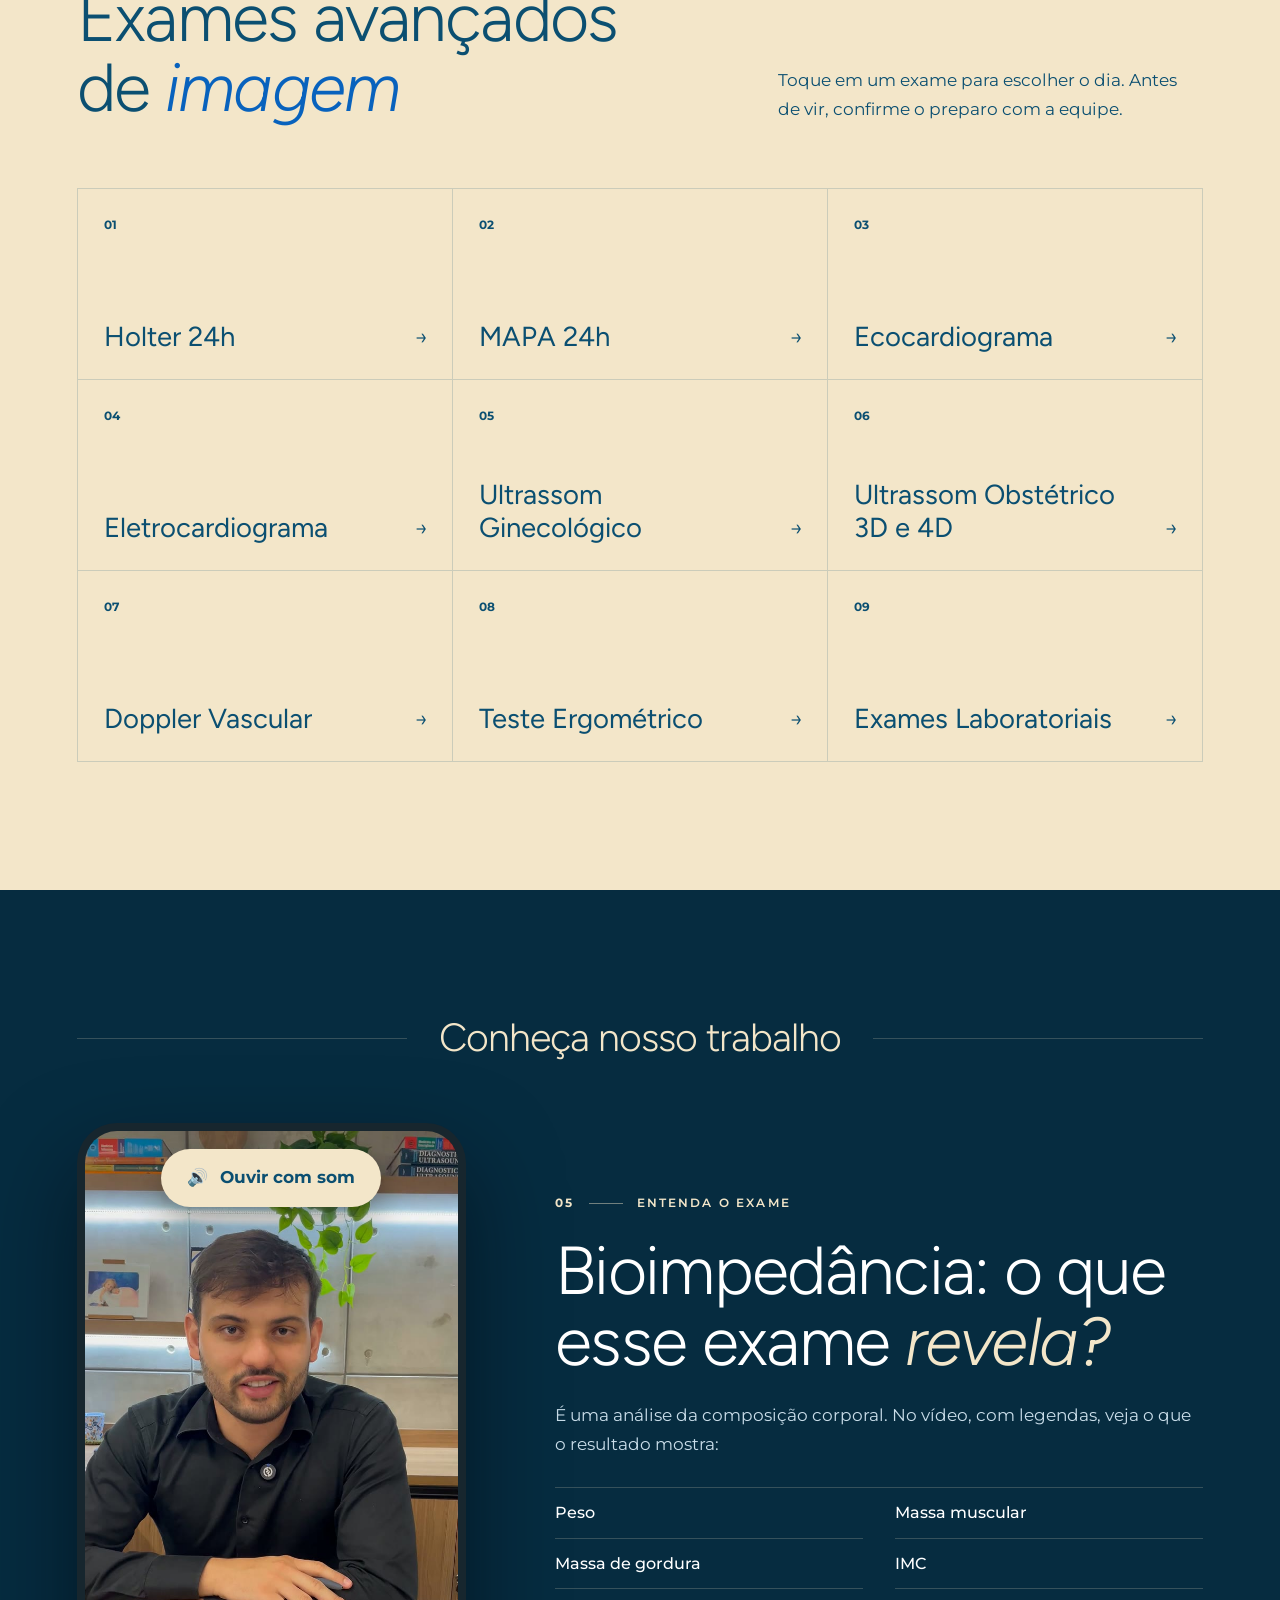
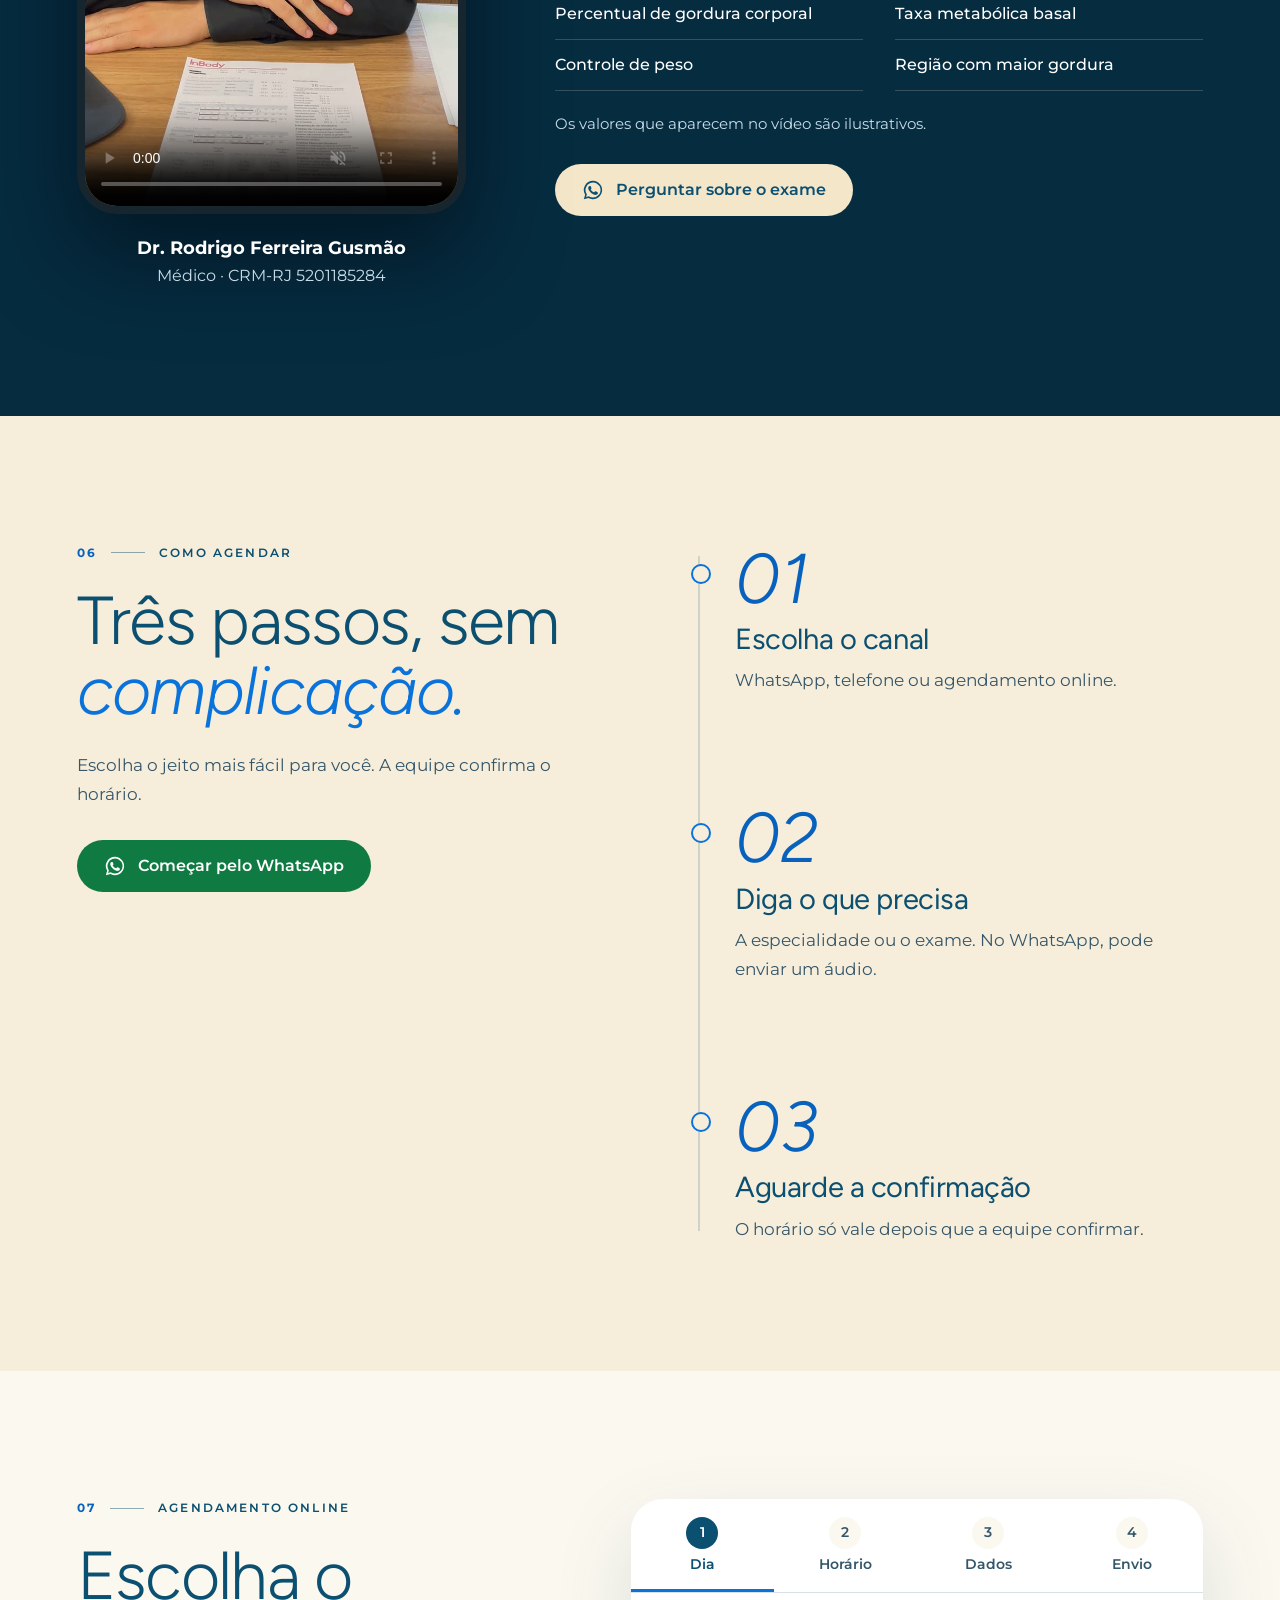
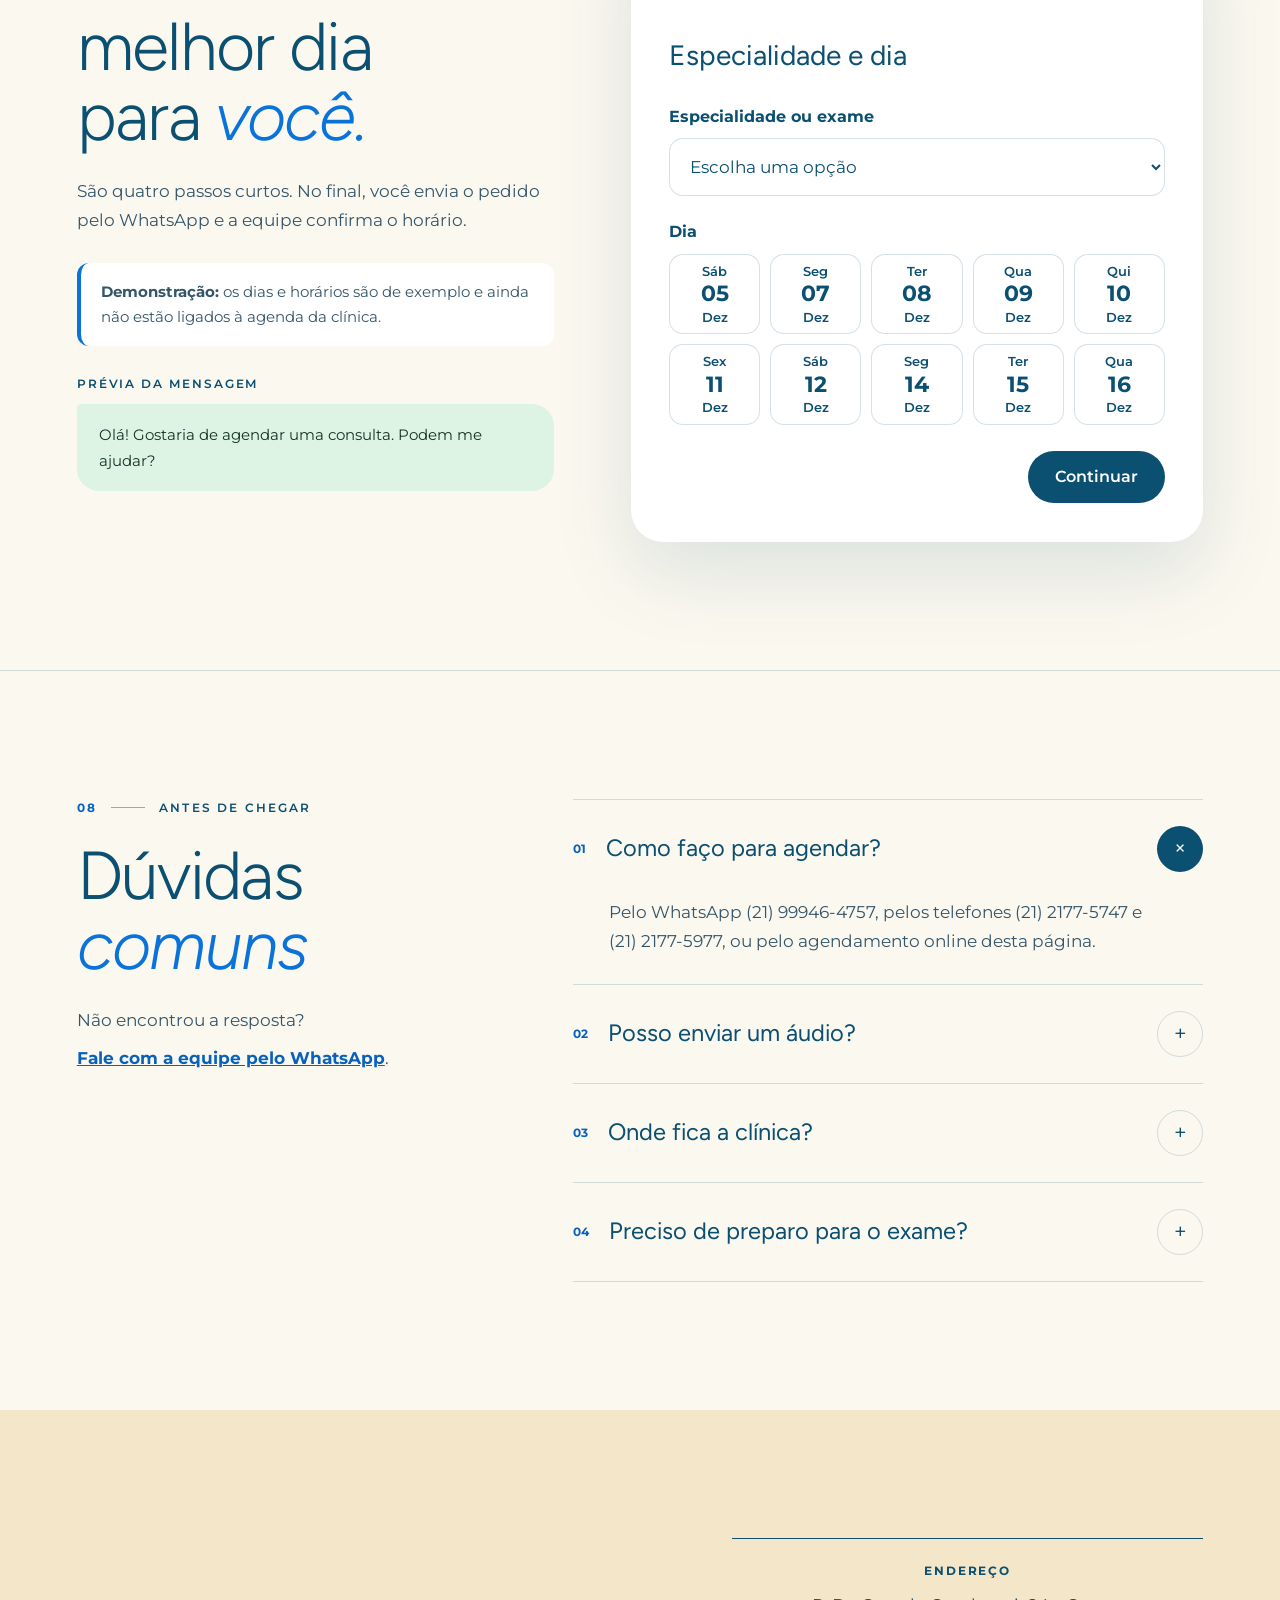
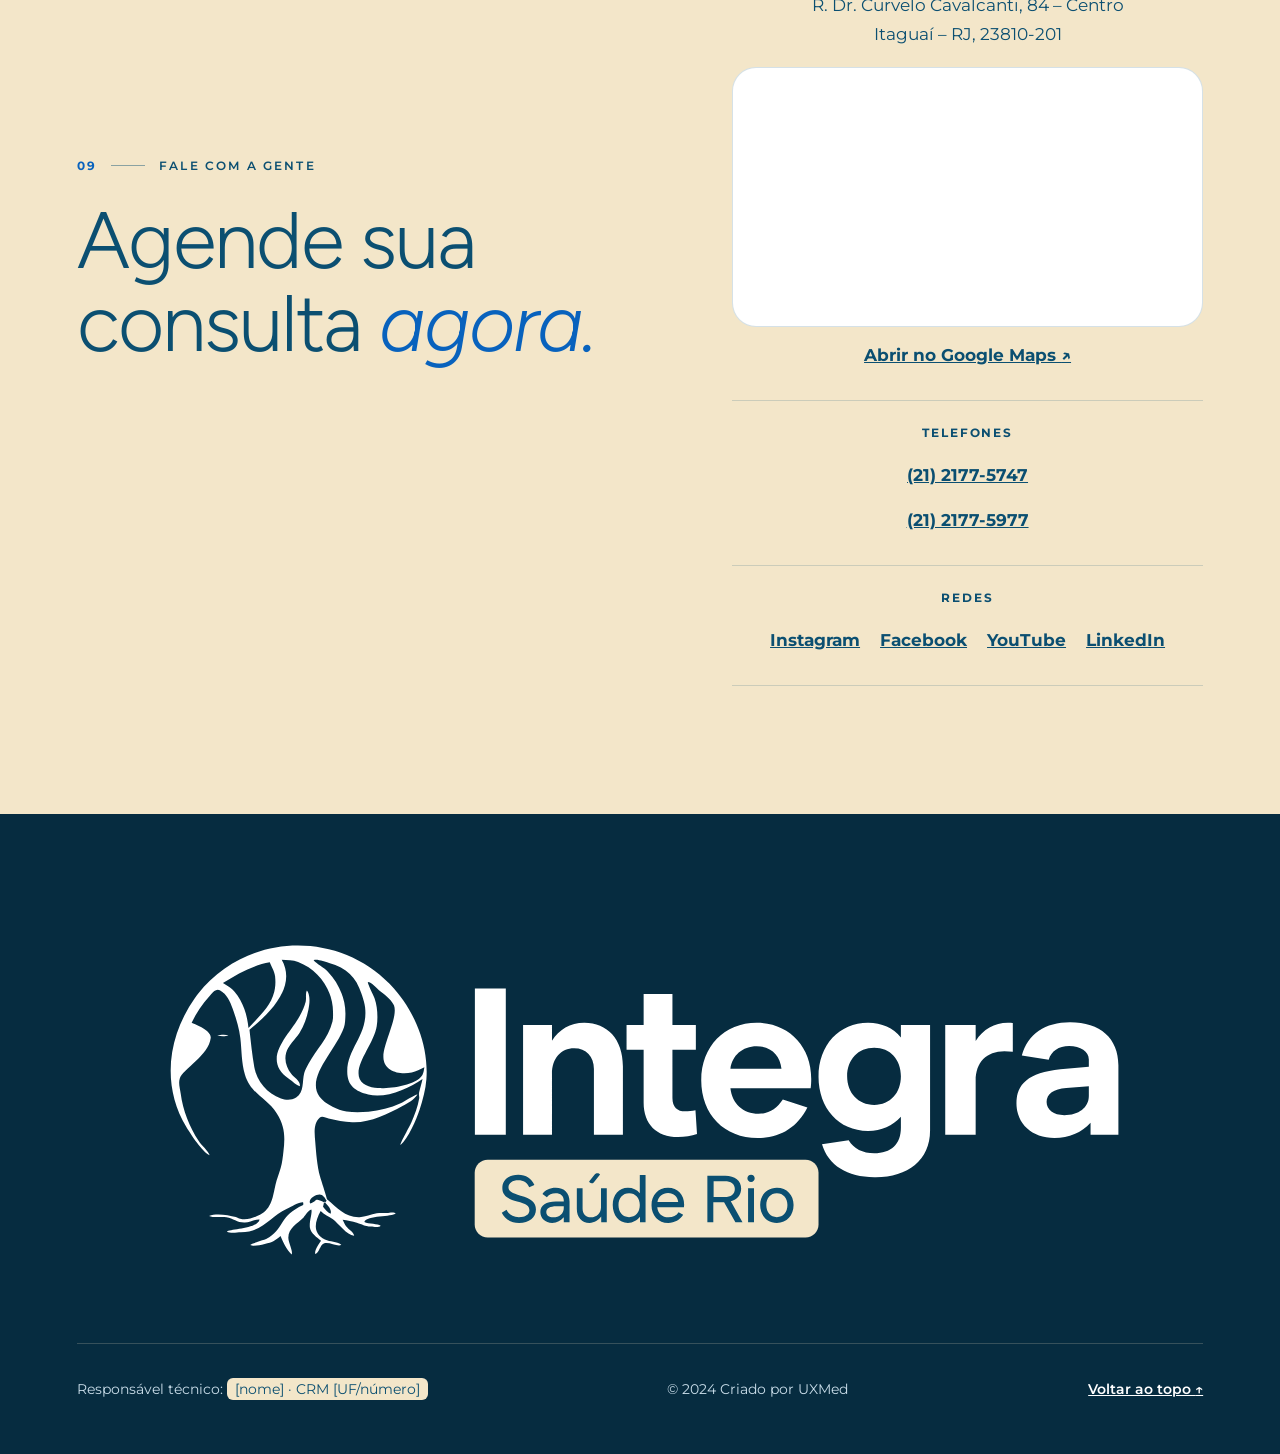
<file: premium/index.html>
<!doctype html>
<html lang="pt-BR">
<head>
<meta charset="utf-8">
<meta name="viewport" content="width=device-width,initial-scale=1">
<title>Integra Saúde Rio Premium | Clínica em Itaguaí: consultas e exames</title>
<meta name="description" content="Clínica Integra Saúde Rio, no Centro de Itaguaí: cuidados integrados, especialidades médicas e exames. Agende pelo WhatsApp (21) 99946-4757.">
<meta name="theme-color" content="#062C40">
<meta name="robots" content="noindex">
<link rel="icon" href="assets/favicon.svg" type="image/svg+xml">
<link rel="preconnect" href="https://fonts.googleapis.com">
<link rel="preconnect" href="https://fonts.gstatic.com" crossorigin>
<link href="https://fonts.googleapis.com/css2?family=Figtree:ital,wght@0,300;0,400;0,600;1,300;1,400&family=Montserrat:ital,wght@0,400;0,500;0,600;0,700;1,400&display=swap" rel="stylesheet">
<link rel="stylesheet" href="styles.css">
<script>document.documentElement.classList.add('js')</script>
<script src="script.js" defer></script>
<script type="application/ld+json">
{"@context":"https://schema.org","@type":"MedicalClinic","name":"Integra Saúde Rio","url":"https://integrasauderio.com/",
"telephone":["+55-21-2177-5747","+55-21-2177-5977"],
"address":{"@type":"PostalAddress","streetAddress":"R. Dr. Curvelo Cavalcanti, 84, Centro","addressLocality":"Itaguaí","addressRegion":"RJ","postalCode":"23810-201","addressCountry":"BR"},
"sameAs":["https://www.facebook.com/profile.php?id=61556794193799","https://www.linkedin.com/company/integrasauderio/","https://www.youtube.com/@Integrasauderio","https://www.instagram.com/integrasauderio/"]}
</script>
</head>
<body>

<svg xmlns="http://www.w3.org/2000/svg" hidden>
  <symbol id="i-wa" viewBox="0 0 24 24"><path fill="currentColor" d="M12 2a10 10 0 0 0-8.600 15.100L2 22l5-1.300A10 10 0 1 0 12 2zm0 18.200a8.200 8.200 0 0 1-4.200-1.200l-.3-.2-3 .8.8-2.900-.2-.3A8.200 8.200 0 1 1 12 20.200zm4.500-6.100c-.2-.1-1.500-.7-1.700-.8s-.4-.1-.6.100-.6.800-.8 1-.3.2-.5.100a6.700 6.700 0 0 1-3.300-2.900c-.3-.4.2-.4.700-1.300.1-.2 0-.3 0-.5l-.8-1.800c-.2-.5-.4-.4-.6-.4h-.5a1 1 0 0 0-.7.300 2.900 2.900 0 0 0-.9 2.200 5 5 0 0 0 1.100 2.700 11.500 11.500 0 0 0 4.400 3.900c1.600.7 2.300.8 3.100.6a2.700 2.700 0 0 0 1.800-1.200 2.200 2.200 0 0 0 .1-1.300c0-.1-.2-.2-.5-.3z"/></symbol>
  <symbol id="i-music" viewBox="0 0 24 24"><path d="M9 18V5l11-2v13"/><circle cx="6" cy="18" r="3"/><circle cx="17" cy="16" r="3"/></symbol>
  <symbol id="i-phone" viewBox="0 0 24 24"><path d="M5 4h4l2 5-2.500 1.500a11 11 0 0 0 5 5L15 13l5 2v4a2 2 0 0 1-2 2A16 16 0 0 1 3 6a2 2 0 0 1 2-2z"/></symbol>
  <symbol id="i-pin" viewBox="0 0 24 24"><path d="M12 21s7-6.2 7-12a7 7 0 1 0-14 0c0 5.8 7 12 7 12z"/><circle cx="12" cy="9" r="2.5"/></symbol>
  <symbol id="i-steth" viewBox="0 0 24 24"><path d="M6 3H4v6a5 5 0 0 0 10 0V3h-2"/><path d="M9 14v2a5 5 0 0 0 10 0v-2"/><circle cx="19" cy="12" r="2"/></symbol>
  <symbol id="i-brain" viewBox="0 0 24 24"><path d="M12 5a3 3 0 0 0-5.800 1A3 3 0 0 0 4 11a3 3 0 0 0 1.500 5A3.200 3.200 0 0 0 12 18zM12 5a3 3 0 0 1 5.800 1A3 3 0 0 1 20 11a3 3 0 0 1-1.500 5A3.200 3.200 0 0 1 12 18"/><path d="M9 10c1.500 0 3 1 3 2.500M15 10c-1.500 0-3 1-3 2.500"/></symbol>
  <symbol id="i-apple" viewBox="0 0 24 24"><path d="M12 8c-2-2-6-2-7 1.500-1 3.500 1.500 9 4 10.500 1.200.7 2-.2 3-.2s1.800.9 3 .2c2.500-1.500 5-7 4-10.5C18 6 14 6 12 8z"/><path d="M12 8c0-2 1-4 3-5"/></symbol>
  <symbol id="i-dumb" viewBox="0 0 24 24"><path d="M2 12h2M20 12h2M8 12h8"/><rect x="4" y="7" width="4" height="10" rx="1.500"/><rect x="16" y="7" width="4" height="10" rx="1.500"/></symbol>
  <symbol id="i-heart" viewBox="0 0 24 24"><path d="M12 20s-8-4.800-8-11a4.300 4.300 0 0 1 8-2.200A4.300 4.300 0 0 1 20 9c0 6.200-8 11-8 11z"/><path d="M4.500 12H9l1.500-2.500 2.500 5 1.500-2.500h5"/></symbol>
  <symbol id="i-people" viewBox="0 0 24 24"><circle cx="9" cy="8" r="3.500"/><path d="M3 20a6 6 0 0 1 12 0"/><path d="M16 5a3 3 0 0 1 0 6M18 14.500a5.500 5.500 0 0 1 3 5.500"/></symbol>
  <symbol id="i-scan" viewBox="0 0 24 24"><path d="M3 8V5a2 2 0 0 1 2-2h3M16 3h3a2 2 0 0 1 2 2v3M21 16v3a2 2 0 0 1-2 2h-3M8 21H5a2 2 0 0 1-2-2v-3"/><path d="M6 12h3l1.500-3 3 6 1.500-3h3"/></symbol>
  <symbol id="i-child" viewBox="0 0 24 24"><circle cx="12" cy="12" r="9"/><path d="M8.500 14.500a4.500 4.500 0 0 0 7 0M9 10h.01M15 10h.01M12 3c-1 2 0 3 1.500 3"/></symbol>
  <symbol id="i-drop" viewBox="0 0 24 24"><path d="M12 3s6.500 7 6.500 11.500a6.500 6.500 0 0 1-13 0C5.500 10 12 3 12 3z"/><path d="M9 15a3 3 0 0 0 3 3"/></symbol>
  <symbol id="i-vessel" viewBox="0 0 24 24"><path d="M12 22V11M12 15l-4-4V6M8 9L5 7M12 11l4-4V2M16 5l3-2M12 18l5-3v-3"/></symbol>
  <symbol id="i-bone" viewBox="0 0 24 24"><path d="M8.500 13.500l5-5a2.800 2.800 0 1 1 4.300-3.500 2.800 2.800 0 1 1-2.300 5.500l-5 5a2.800 2.800 0 1 1-4.300 3.500 2.800 2.800 0 1 1 2.300-5.500z"/></symbol>
  <symbol id="i-skin" viewBox="0 0 24 24"><path d="M3 9c3-3 6 3 9 0s6 3 9 0M3 14h18M3 19h18"/><circle cx="8" cy="4" r="1"/><circle cx="16" cy="4" r="1"/></symbol>
  <symbol id="i-female" viewBox="0 0 24 24"><circle cx="12" cy="9" r="6"/><path d="M12 15v7M9 19h6"/></symbol>
  <symbol id="i-gland" viewBox="0 0 24 24"><path d="M12 12c0-5-3-8-5-7S4 11 5.500 15s6.500 3 6.500-3zM12 12c0-5 3-8 5-7s3 6 1.500 10-6.500 3-6.500-3z"/></symbol>
  <symbol id="i-joint" viewBox="0 0 24 24"><path d="M9 2v6a3 3 0 0 0 6 0V2M9 22v-6a3 3 0 0 1 6 0v6"/><path d="M4 12h2M18 12h2"/></symbol>
  <symbol id="i-cross" viewBox="0 0 24 24"><path d="M9 3h6v6h6v6h-6v6H9v-6H3V9h6z"/></symbol>
</svg>

<a class="skip" href="#conteudo">Pular para o conteúdo</a>

<header class="nav">
  <a class="brand" href="#inicio">
    <img class="brand-light" src="assets/logo-claro.svg" alt="Integra Saúde Rio, início" width="160" height="57">
    <img class="brand-dark" src="assets/logo-escuro.svg" alt="" width="160" height="57">
  </a>
  <nav class="nav-links" aria-label="Menu principal">
    <a href="#clinica">A Clínica</a>
    <a href="#servicos">Cuidados</a>
    <a href="#especialidades">Especialidades</a>
    <a href="#exames">Exames</a>
    <a href="#contato">Contato</a>
  </nav>
  <div class="nav-actions">
    <button type="button" class="music-toggle" aria-pressed="false" aria-label="Música de fundo"><svg class="ic" aria-hidden="true"><use href="#i-music"/></svg><span>Música</span></button>
    <button type="button" class="font-toggle" aria-pressed="false" aria-label="Aumentar o tamanho da letra">A+</button>
    <a class="pill pill-wa nav-cta" data-wa="Olá! Quero agendar uma consulta." href="https://wa.me/5521999464757"><svg class="ic-fill" aria-hidden="true"><use href="#i-wa"/></svg>Agendar</a>
    <button type="button" class="menu-toggle" aria-controls="menu" aria-expanded="false"><span class="bars" aria-hidden="true"></span><span class="menu-label">Menu</span></button>
  </div>
</header>

<div class="menu" id="menu" hidden>
  <nav aria-label="Menu completo">
    <a href="#clinica"><small>01</small>A Clínica</a>
    <a href="#servicos"><small>02</small>Cuidados</a>
    <a href="#especialidades"><small>03</small>Especialidades</a>
    <a href="#exames"><small>04</small>Exames</a>
    <a href="#video"><small>05</small>Em vídeo</a>
    <a href="#como-agendar"><small>06</small>Como agendar</a>
    <a href="#agendar"><small>07</small>Agendar online</a>
    <a href="#duvidas"><small>08</small>Dúvidas</a>
    <a href="#contato"><small>09</small>Contato</a>
  </nav>
  <a class="pill pill-wa" data-wa="Olá! Quero agendar uma consulta." href="https://wa.me/5521999464757"><svg class="ic-fill" aria-hidden="true"><use href="#i-wa"/></svg>Agendar pelo WhatsApp</a>
  <p>R. Dr. Curvelo Cavalcanti, 84 · Centro · Itaguaí – RJ</p>
</div>

<div class="folio" aria-hidden="true"><span class="folio-num">01</span><i></i><span class="folio-name">A Clínica</span></div>

<main id="conteudo">

<section class="hero" id="inicio" data-theme="dark" aria-label="Apresentação">
  <div class="hero-copy">
    <p class="tag">Clínica em Itaguaí <i></i> Centro</p>
    <h1 data-split>Cuidado integral para a sua <em>saúde física e mental.</em></h1>
    <p class="hero-lead">Integra Saúde Rio: cuidando de você com dedicação e excelência.</p>
    <div class="actions">
      <a class="pill pill-wa pill-big" data-wa="Olá! Quero agendar uma consulta." href="https://wa.me/5521999464757"><svg class="ic-fill" aria-hidden="true"><use href="#i-wa"/></svg>Agendar pelo WhatsApp</a>
      <a class="pill pill-ghost pill-big" href="#agendar">Agendar online</a>
    </div>
    <p class="hero-phone">Prefere ligar? <a href="tel:+552121775747">(21) 2177-5747</a></p>
  </div>
  <div class="hero-visual">
    <div class="arch">
      <span class="ring ring-1" aria-hidden="true"></span><span class="ring ring-2" aria-hidden="true"></span><span class="ring ring-3" aria-hidden="true"></span>
      <img class="arch-tree" src="assets/simbolo-branco.svg" alt="Símbolo da Integra Saúde Rio: uma árvore com raízes" width="175" height="186">
    </div>
    <div class="glass">
      <svg class="ic" aria-hidden="true"><use href="#i-heart"/></svg>
      <p><strong>A única da Costa Verde</strong>Reabilitação Cardíaca e Medicina do Exercício</p>
    </div>
  </div>
  <a class="scroll-cue" href="#clinica">Role para conhecer <span aria-hidden="true">↓</span></a>
  <svg class="waves" viewBox="0 0 2880 120" preserveAspectRatio="none" aria-hidden="true">
    <path class="w1" fill="#F3E6C9" d="M0 62Q360 6 720 62T1440 62T2160 62T2880 62V120H0Z"/>
    <path class="w2" fill="#0A72DB" d="M0 76Q360 32 720 76T1440 76T2160 76T2880 76V120H0Z"/>
    <path class="w3" fill="#FBF8EF" d="M0 92Q360 58 720 92T1440 92T2160 92T2880 92V120H0Z"/>
  </svg>
</section>

<section class="sec manifesto" id="clinica" data-theme="light" data-folio="A Clínica">
  <div class="wrap">
    <p class="ficha"><b>01</b><i></i>Bem-vindo(a) à clínica Integra Saúde Rio</p>
    <h2 data-split>O melhor ao seu <em>alcance!</em></h2>
    <p class="statement" data-light>Na Integra Saúde Rio, oferecemos uma abordagem integrada à saúde com uma equipe de especialistas dedicados.</p>
    <div class="mani-grid">
      <figure class="frame" data-reveal>
        <div class="frame-img"><img src="assets/recepcao-ilustrativa.jpg" alt="Ilustração de uma recepção com a marca Integra Saúde Rio na parede azul" width="1308" height="1116" loading="lazy" data-parallax></div>
        <figcaption>Imagem ilustrativa</figcaption>
      </figure>
      <div class="mani-text" data-reveal>
        <p>Nossa missão é proporcionar atendimento personalizado e inovador, focado no bem-estar e na qualidade de vida dos nossos pacientes.</p>
        <p>Descubra uma nova abordagem para a saúde em Itaguaí. Fale com um de nossos atendentes!</p>
        <dl class="numbers">
          <div><dt>especialidades</dt><dd data-count="17">17</dd></div>
          <div><dt>exames</dt><dd data-count="9">9</dd></div>
          <div><dt>frentes de cuidado</dt><dd data-count="5">5</dd></div>
        </dl>
        <a class="pill pill-dark" data-wa="Olá! Quero falar com um atendente." href="https://wa.me/5521999464757"><svg class="ic-fill" aria-hidden="true"><use href="#i-wa"/></svg>Falar com um atendente</a>
      </div>
    </div>
    <ul class="highlights">
      <li data-reveal><strong>Nutrição e Emagrecimento</strong><span>Um acompanhamento completo e integrado</span></li>
      <li data-reveal><strong>Exames Avançados de Imagem</strong><span>Diagnóstico preciso e rápido com tecnologia de ponta</span></li>
      <li data-reveal><strong>Integra Saúde Rio</strong><span>Cuidando de você com dedicação e excelência</span></li>
    </ul>
  </div>
</section>

<section class="care" id="servicos" data-theme="dark" data-folio="Cuidados">
  <div class="care-stage">
    <div class="care-inner">
      <div class="wrap care-head">
        <div>
          <p class="ficha"><b>02</b><i></i>Nossos cuidados</p>
          <h2 data-split>Cuidados integrados, em um só <em>lugar.</em></h2>
        </div>
        <div class="care-controls">
          <p class="care-count"><b>01</b> / 05</p>
          <span class="care-bar" aria-hidden="true"><i></i></span>
          <button type="button" class="round care-prev" aria-label="Cuidado anterior">←</button>
          <button type="button" class="round care-next" aria-label="Próximo cuidado">→</button>
        </div>
      </div>
      <div class="care-view">
        <ul class="care-track">
          <li class="card">
            <div class="art art-1" aria-hidden="true"><svg class="ic"><use href="#i-people"/></svg><span>01</span></div>
            <h3>Cuidados Integrados</h3>
            <p>Atendimento holístico e personalizado, focando na prevenção, tratamento e bem-estar do paciente através da colaboração entre especialistas.</p>
            <a class="more" data-wa="Olá! Quero saber mais sobre Cuidados Integrados." href="https://wa.me/5521999464757">Falar sobre este cuidado <span aria-hidden="true">→</span></a>
          </li>
          <li class="card">
            <div class="art art-2" aria-hidden="true"><svg class="ic"><use href="#i-apple"/></svg><span>02</span></div>
            <h3>Nutrição e Emagrecimento</h3>
            <p>Acompanhamento com endocrinologistas, nutrólogos e nutricionistas para atingir seus objetivos de saúde e bem-estar.</p>
            <a class="more" data-wa="Olá! Quero saber mais sobre Nutrição e Emagrecimento." href="https://wa.me/5521999464757">Falar sobre este cuidado <span aria-hidden="true">→</span></a>
          </li>
          <li class="card">
            <div class="art art-3" aria-hidden="true"><svg class="ic"><use href="#i-dumb"/></svg><span>03</span></div>
            <h3>Medicina do Exercício e Performance</h3>
            <p>Supervisão especializada para garantir a melhor recuperação física e desempenho.</p>
            <a class="more" data-wa="Olá! Quero saber mais sobre Medicina do Exercício e Performance." href="https://wa.me/5521999464757">Falar sobre este cuidado <span aria-hidden="true">→</span></a>
          </li>
          <li class="card">
            <div class="art art-4" aria-hidden="true"><svg class="ic"><use href="#i-heart"/></svg><span>04</span></div>
            <h3>Reabilitação Cardíaca</h3>
            <p>Programas dedicados e personalizados na recuperação e manutenção da saúde cardiovascular.</p>
            <a class="more" data-wa="Olá! Quero saber mais sobre Reabilitação Cardíaca." href="https://wa.me/5521999464757">Falar sobre este cuidado <span aria-hidden="true">→</span></a>
          </li>
          <li class="card">
            <div class="art art-5" aria-hidden="true"><svg class="ic"><use href="#i-scan"/></svg><span>05</span></div>
            <h3>Exames Avançados de Imagem</h3>
            <p>Exames de imagem avançados para diagnósticos precisos e tratamentos eficazes, oferecendo uma visão detalhada da saúde do paciente.</p>
            <a class="more" href="#exames">Ver os exames <span aria-hidden="true">→</span></a>
          </li>
        </ul>
      </div>
    </div>
  </div>
</section>

<section class="sec specs" id="especialidades" data-theme="light" data-folio="Especialidades">
  <div class="wrap">
    <div class="head">
      <div>
        <p class="ficha"><b>03</b><i></i>Nossas especialidades</p>
        <h2 data-split>Encontre o cuidado que você <em>procura.</em></h2>
      </div>
      <p data-reveal>Toque em uma especialidade para escolher o dia do seu atendimento.</p>
    </div>
    <div class="specs-grid">
      <div class="preview" aria-hidden="true">
        <svg class="ic"><use href="#i-scan"/></svg>
        <p class="preview-name">Exames de Imagem</p>
        <p class="preview-hint">Clique no nome para escolher o dia</p>
        <img src="assets/simbolo-branco.svg" alt="">
      </div>
      <ul class="spec-list">
        <li><button type="button" data-book="Exames de Imagem" data-icon="i-scan"><svg class="ic" aria-hidden="true"><use href="#i-scan"/></svg><span>Exames de Imagem</span><b aria-hidden="true">→</b></button></li>
        <li><button type="button" data-book="Neurologia" data-icon="i-brain"><svg class="ic" aria-hidden="true"><use href="#i-brain"/></svg><span>Neurologia</span><b aria-hidden="true">→</b></button></li>
        <li><button type="button" data-book="Urologia" data-icon="i-drop"><svg class="ic" aria-hidden="true"><use href="#i-drop"/></svg><span>Urologia</span><b aria-hidden="true">→</b></button></li>
        <li><button type="button" data-book="Clínica Médica" data-icon="i-steth"><svg class="ic" aria-hidden="true"><use href="#i-steth"/></svg><span>Clínica Médica</span><b aria-hidden="true">→</b></button></li>
        <li><button type="button" data-book="Cardiologia" data-icon="i-heart"><svg class="ic" aria-hidden="true"><use href="#i-heart"/></svg><span>Cardiologia</span><b aria-hidden="true">→</b></button></li>
        <li><button type="button" data-book="Pediatria" data-icon="i-child"><svg class="ic" aria-hidden="true"><use href="#i-child"/></svg><span>Pediatria</span><b aria-hidden="true">→</b></button></li>
        <li><button type="button" data-book="Angiologia" data-icon="i-vessel"><svg class="ic" aria-hidden="true"><use href="#i-vessel"/></svg><span>Angiologia</span><b aria-hidden="true">→</b></button></li>
        <li><button type="button" data-book="Cirurgia Vascular" data-icon="i-vessel"><svg class="ic" aria-hidden="true"><use href="#i-vessel"/></svg><span>Cirurgia Vascular</span><b aria-hidden="true">→</b></button></li>
        <li><button type="button" data-book="Ortopedia" data-icon="i-bone"><svg class="ic" aria-hidden="true"><use href="#i-bone"/></svg><span>Ortopedia</span><b aria-hidden="true">→</b></button></li>
        <li><button type="button" data-book="Dermatologia" data-icon="i-skin"><svg class="ic" aria-hidden="true"><use href="#i-skin"/></svg><span>Dermatologia</span><b aria-hidden="true">→</b></button></li>
        <li><button type="button" data-book="Psiquiatria" data-icon="i-brain"><svg class="ic" aria-hidden="true"><use href="#i-brain"/></svg><span>Psiquiatria</span><b aria-hidden="true">→</b></button></li>
        <li><button type="button" data-book="Ginecologia e Obstetrícia" data-icon="i-female"><svg class="ic" aria-hidden="true"><use href="#i-female"/></svg><span>Ginecologia e Obstetrícia</span><b aria-hidden="true">→</b></button></li>
        <li><button type="button" data-book="Endocrinologia" data-icon="i-gland"><svg class="ic" aria-hidden="true"><use href="#i-gland"/></svg><span>Endocrinologia</span><b aria-hidden="true">→</b></button></li>
        <li><button type="button" data-book="Reumatologia" data-icon="i-joint"><svg class="ic" aria-hidden="true"><use href="#i-joint"/></svg><span>Reumatologia</span><b aria-hidden="true">→</b></button></li>
        <li><button type="button" data-book="Nutrologia" data-icon="i-apple"><svg class="ic" aria-hidden="true"><use href="#i-apple"/></svg><span>Nutrologia</span><b aria-hidden="true">→</b></button></li>
        <li><button type="button" data-book="Medicina do Exercício e Performance" data-icon="i-dumb"><svg class="ic" aria-hidden="true"><use href="#i-dumb"/></svg><span>Medicina do Exercício e Performance</span><b aria-hidden="true">→</b></button></li>
        <li><button type="button" data-book="Cirurgia Geral" data-icon="i-cross"><svg class="ic" aria-hidden="true"><use href="#i-cross"/></svg><span>Cirurgia Geral</span><b aria-hidden="true">→</b></button></li>
      </ul>
    </div>
  </div>
</section>

<section class="sec exams" id="exames" data-theme="cream" data-folio="Exames">
  <div class="wrap">
    <div class="head">
      <div>
        <p class="ficha"><b>04</b><i></i>Exames</p>
        <h2 data-split>Exames avançados de <em>imagem</em></h2>
      </div>
      <p data-reveal>Toque em um exame para escolher o dia. Antes de vir, confirme o preparo com a equipe.</p>
    </div>
    <ul class="exam-grid">
      <li data-reveal><button type="button" data-book="Holter 24h"><small>01</small><span>Holter 24h</span><b aria-hidden="true">→</b></button></li>
      <li data-reveal><button type="button" data-book="MAPA 24h"><small>02</small><span>MAPA 24h</span><b aria-hidden="true">→</b></button></li>
      <li data-reveal><button type="button" data-book="Ecocardiograma"><small>03</small><span>Ecocardiograma</span><b aria-hidden="true">→</b></button></li>
      <li data-reveal><button type="button" data-book="Eletrocardiograma"><small>04</small><span>Eletrocardiograma</span><b aria-hidden="true">→</b></button></li>
      <li data-reveal><button type="button" data-book="Ultrassom Ginecológico"><small>05</small><span>Ultrassom Ginecológico</span><b aria-hidden="true">→</b></button></li>
      <li data-reveal><button type="button" data-book="Ultrassom Obstétrico 3D e 4D"><small>06</small><span>Ultrassom Obstétrico 3D e 4D</span><b aria-hidden="true">→</b></button></li>
      <li data-reveal><button type="button" data-book="Doppler Vascular"><small>07</small><span>Doppler Vascular</span><b aria-hidden="true">→</b></button></li>
      <li data-reveal><button type="button" data-book="Teste Ergométrico"><small>08</small><span>Teste Ergométrico</span><b aria-hidden="true">→</b></button></li>
      <li data-reveal><button type="button" data-book="Exames Laboratoriais"><small>09</small><span>Exames Laboratoriais</span><b aria-hidden="true">→</b></button></li>
    </ul>
  </div>
</section>

<section class="sec film" id="video" data-theme="dark" data-folio="Em vídeo">
  <div class="wrap">
    <h2 class="film-sub" data-reveal>Conheça nosso trabalho</h2>
  </div>
  <div class="wrap film-grid">
    <figure class="film-video" data-reveal>
      <div class="player">
        <video preload="none" playsinline poster="assets/bioimpedancia-capa.jpg" aria-label="Vídeo da Integra Saúde Rio sobre o exame de bioimpedância, com legendas">
          <source src="assets/bioimpedancia.mp4" type="video/mp4">
          Seu navegador não reproduz este vídeo. <a href="assets/bioimpedancia.mp4">Abrir o arquivo</a>.
        </video>
        <button type="button" class="play"><span class="play-icon" aria-hidden="true">▶</span><span class="play-label">Assistir (1 minuto)</span></button>
      </div>
      <figcaption class="credit"><strong>Dr. Rodrigo Ferreira Gusmão</strong><span>Médico · CRM-RJ 5201185284</span></figcaption>
    </figure>
    <div>
      <p class="ficha"><b>05</b><i></i>Entenda o exame</p>
      <h2 data-split>Bioimpedância: o que esse exame <em>revela?</em></h2>
      <p data-reveal>É uma análise da composição corporal. No vídeo, com legendas, veja o que o resultado mostra:</p>
      <ul class="measures" data-reveal>
        <li>Peso</li><li>Massa muscular</li><li>Massa de gordura</li><li>IMC</li><li>Percentual de gordura corporal</li><li>Taxa metabólica basal</li><li>Controle de peso</li><li>Região com maior gordura</li>
      </ul>
      <p class="fine" data-reveal>Os valores que aparecem no vídeo são ilustrativos.</p>
      <a class="pill pill-cream" data-reveal data-wa="Olá! Quero saber mais sobre o exame de bioimpedância." href="https://wa.me/5521999464757"><svg class="ic-fill" aria-hidden="true"><use href="#i-wa"/></svg>Perguntar sobre o exame</a>
    </div>
  </div>
</section>

<section class="sec steps" id="como-agendar" data-theme="sand" data-folio="Como agendar">
  <div class="wrap steps-grid">
    <div class="steps-side">
      <p class="ficha"><b>06</b><i></i>Como agendar</p>
      <h2 data-split>Três passos, sem <em>complicação.</em></h2>
      <p data-reveal>Escolha o jeito mais fácil para você. A equipe confirma o horário.</p>
      <a class="pill pill-wa" data-reveal data-wa="Olá! Quero agendar uma consulta." href="https://wa.me/5521999464757"><svg class="ic-fill" aria-hidden="true"><use href="#i-wa"/></svg>Começar pelo WhatsApp</a>
    </div>
    <ol class="timeline">
      <li><span class="num">01</span><h3>Escolha o canal</h3><p>WhatsApp, telefone ou agendamento online.</p></li>
      <li><span class="num">02</span><h3>Diga o que precisa</h3><p>A especialidade ou o exame. No WhatsApp, pode enviar um áudio.</p></li>
      <li><span class="num">03</span><h3>Aguarde a confirmação</h3><p>O horário só vale depois que a equipe confirmar.</p></li>
    </ol>
  </div>
</section>

<section class="sec booking" id="agendar" data-theme="light" data-folio="Agendamento" aria-labelledby="booking-title">
  <div class="wrap booking-grid">
    <div class="booking-intro">
      <p class="ficha"><b>07</b><i></i>Agendamento online</p>
      <h2 id="booking-title" data-split>Escolha o melhor dia para <em>você.</em></h2>
      <p data-reveal>São quatro passos curtos. No final, você envia o pedido pelo WhatsApp e a equipe confirma o horário.</p>
      <p class="demo-note"><strong>Demonstração:</strong> os dias e horários são de exemplo e ainda não estão ligados à agenda da clínica.</p>
      <figure class="bubble">
        <figcaption>Prévia da mensagem</figcaption>
        <p class="bubble-text">Olá! Gostaria de agendar uma consulta. Podem me ajudar?</p>
      </figure>
    </div>

    <div class="wizard">
      <ol class="progress" aria-label="Etapas">
        <li aria-current="step"><span>1</span>Dia</li>
        <li><span>2</span>Horário</li>
        <li><span>3</span>Dados</li>
        <li><span>4</span>Envio</li>
      </ol>
      <noscript><style>.wizard form,.progress,.bubble{display:none}</style><p class="panel">O agendamento online precisa de JavaScript. Fale com a clínica pelo WhatsApp: (21) 99946-4757.</p></noscript>
      <form novalidate>
        <fieldset class="panel" data-step="1">
          <legend tabindex="-1">Especialidade e dia</legend>
          <label for="spec">Especialidade ou exame</label>
          <select id="spec" name="spec"><option value="">Escolha uma opção</option></select>
          <span class="label" id="dates-label">Dia</span>
          <div class="dates" role="group" aria-labelledby="dates-label"></div>
        </fieldset>
        <fieldset class="panel" data-step="2" hidden>
          <legend tabindex="-1">Horário</legend>
          <p class="chosen"></p>
          <div class="period" role="group" aria-label="Período">
            <button type="button" data-period="manha" aria-pressed="true">Manhã</button>
            <button type="button" data-period="tarde" aria-pressed="false">Tarde</button>
          </div>
          <div class="slots" role="group" aria-label="Horários"></div>
          <p class="small">Horários riscados estão indisponíveis.</p>
        </fieldset>
        <fieldset class="panel" data-step="3" hidden>
          <legend tabindex="-1">Seus dados</legend>
          <label for="nome">Nome completo do paciente</label>
          <input id="nome" name="nome" type="text" autocomplete="name">
          <label for="tel">Telefone com DDD</label>
          <input id="tel" name="tel" type="tel" inputmode="numeric" autocomplete="tel" placeholder="(21) 99999-9999">
          <label class="check"><input type="checkbox" name="consent"><span>Autorizo o uso do meu nome e telefone para este agendamento.</span></label>
          <p class="small">Não escreva informações sobre a sua saúde neste formulário.</p>
        </fieldset>
        <fieldset class="panel" data-step="4" hidden>
          <legend tabindex="-1">Seu pedido está pronto</legend>
          <p>Falta um passo: envie o pedido pelo WhatsApp. O horário só vale depois da confirmação da equipe.</p>
          <dl class="summary"></dl>
          <a class="pill pill-wa pill-big send" href="https://wa.me/5521999464757" target="_blank" rel="noopener"><svg class="ic-fill" aria-hidden="true"><use href="#i-wa"/></svg>Enviar pelo WhatsApp</a>
        </fieldset>
        <p class="error" role="alert"></p>
        <div class="wizard-nav">
          <button type="button" class="pill pill-line back" hidden>Voltar</button>
          <button type="submit" class="pill pill-dark next">Continuar</button>
        </div>
      </form>
    </div>
  </div>
</section>

<section class="sec faq" id="duvidas" data-theme="light" data-folio="Dúvidas">
  <div class="wrap faq-grid">
    <div>
      <p class="ficha"><b>08</b><i></i>Antes de chegar</p>
      <h2 data-split>Dúvidas <em>comuns</em></h2>
      <p data-reveal>Não encontrou a resposta? <a data-wa="Olá! Tenho uma dúvida." href="https://wa.me/5521999464757">Fale com a equipe pelo WhatsApp</a>.</p>
    </div>
    <div class="faq-list" data-reveal>
      <details open><summary><small>01</small><span>Como faço para agendar?</span></summary><p>Pelo WhatsApp (21) 99946-4757, pelos telefones (21) 2177-5747 e (21) 2177-5977, ou pelo agendamento online desta página.</p></details>
      <details><summary><small>02</small><span>Posso enviar um áudio?</span></summary><p>Sim. Abra a conversa no WhatsApp, toque no microfone e diga qual especialidade ou exame você procura.</p></details>
      <details><summary><small>03</small><span>Onde fica a clínica?</span></summary><p>Na R. Dr. Curvelo Cavalcanti, 84, Centro, Itaguaí – RJ, CEP 23810-201.</p></details>
      <details><summary><small>04</small><span>Preciso de preparo para o exame?</span></summary><p>O preparo depende do exame. Confirme com a equipe quando marcar.</p></details>
    </div>
  </div>
</section>

<section class="sec contact" id="contato" data-theme="cream" data-folio="Contato" aria-labelledby="contact-title">
  <div class="wrap contact-grid">
    <div>
      <p class="ficha"><b>09</b><i></i>Fale com a gente</p>
      <h2 id="contact-title" data-split>Agende sua consulta <em>agora.</em></h2>
      <a class="pill pill-wa pill-big" data-reveal data-wa="Olá! Quero agendar uma consulta." href="https://wa.me/5521999464757"><svg class="ic-fill" aria-hidden="true"><use href="#i-wa"/></svg>(21) 99946-4757</a>
    </div>
    <dl class="info" data-reveal>
      <div><dt>Endereço</dt><dd>R. Dr. Curvelo Cavalcanti, 84 – Centro<br>Itaguaí – RJ, 23810-201
        <iframe class="map" title="Mapa com a localização da Integra Saúde Rio" src="https://maps.google.com/maps?q=R.%20Dr.%20Curvelo%20Cavalcanti%2C%2084%20-%20Centro%2C%20Itagua%C3%AD%20-%20RJ%2C%2023810-201&amp;z=17&amp;hl=pt-BR&amp;output=embed" loading="lazy" referrerpolicy="no-referrer-when-downgrade" allowfullscreen></iframe>
        <a href="https://www.google.com/maps/search/?api=1&query=R.+Dr.+Curvelo+Cavalcanti%2C+84+-+Centro%2C+Itagua%C3%AD+-+RJ%2C+23810-201" target="_blank" rel="noopener">Abrir no Google Maps <span aria-hidden="true">↗</span></a></dd></div>
      <div><dt>Telefones</dt><dd><a href="tel:+552121775747">(21) 2177-5747</a><br><a href="tel:+552121775977">(21) 2177-5977</a></dd></div>
      <div><dt>Redes</dt><dd class="socials">
        <a href="https://www.instagram.com/integrasauderio/" target="_blank" rel="noopener">Instagram</a>
        <a href="https://www.facebook.com/profile.php?id=61556794193799" target="_blank" rel="noopener">Facebook</a>
        <a href="https://www.youtube.com/@Integrasauderio" target="_blank" rel="noopener">YouTube</a>
        <a href="https://www.linkedin.com/company/integrasauderio/" target="_blank" rel="noopener">LinkedIn</a>
      </dd></div>
    </dl>
  </div>
</section>
</main>

<footer class="foot" data-theme="dark">
  <div class="wrap">
    <img class="foot-logo" data-zoom src="assets/logo-claro.svg" alt="Integra Saúde Rio" width="1220" height="436">
    <div class="foot-line">
      <p>Responsável técnico: <mark>[nome] · CRM [UF/número]</mark></p>
      <p>© 2024 Criado por UXMed</p>
      <a href="#inicio">Voltar ao topo <span aria-hidden="true">↑</span></a>
    </div>
  </div>
</footer>

<a class="fab pill pill-wa" data-wa="Olá! Quero agendar uma consulta." href="https://wa.me/5521999464757"><svg class="ic-fill" aria-hidden="true"><use href="#i-wa"/></svg>Agendar consulta</a>

<audio class="music" src="assets/musica-fundo.mp3" loop preload="none"></audio>

<div class="quickbar">
  <a class="quick-wa" data-wa="Olá! Quero agendar uma consulta." href="https://wa.me/5521999464757"><svg class="ic-fill" aria-hidden="true"><use href="#i-wa"/></svg><span>WhatsApp</span></a>
  <a class="quick-call" href="tel:+552121775747"><svg class="ic" aria-hidden="true"><use href="#i-phone"/></svg><span>Ligar</span></a>
</div>
</body>
</html>
</file>
<file: styles.css>
/* Integra Saúde Rio
   Paleta: Azul Petróleo (principal), Azul Royal (apoio), Creme (destaque), Branco (neutro).
   Fontes: Bree Sans nos títulos (Figtree como substituta, se Bree Sans não estiver instalada) e Montserrat nos textos. */
:root{
  --petroleo:#0B4F71; --royal:#0A72DB; --creme:#F3E6C9; --branco:#FFFFFF;
  --petroleo-fundo:#083C57; --nevoa:#EEF4F8; --texto:#3F5C6D; --linha:rgba(11,79,113,.16);
  --wa:#0F7A41; --wa-hover:#0B6334; --erro:#A4321C;
  --titulo:"Bree Sans","Figtree","Segoe UI",sans-serif;
  --corpo:"Montserrat","Segoe UI",Arial,sans-serif;
  --curva:cubic-bezier(.32,.72,0,1);
}

*{box-sizing:border-box}
html{font-size:100%;scroll-behavior:smooth;scroll-padding-top:110px}
html.big-text{font-size:118.75%}
body{margin:0;background:var(--branco);color:var(--petroleo);font-family:var(--corpo);font-size:1.0625rem;line-height:1.65;-webkit-font-smoothing:antialiased}
img{display:block;max-width:100%}
a{color:inherit}
button,input,select{font:inherit;color:inherit}
button{cursor:pointer}
button:disabled{cursor:not-allowed}
[hidden]{display:none!important}
h1,h2,h3,p,ul,ol,dl,figure{margin:0;padding:0}
ul,ol{list-style:none}
h1,h2,h3{font-family:var(--titulo);font-weight:700;line-height:1.08;letter-spacing:-.02em;text-wrap:balance}
h1{font-size:clamp(2.5rem,5.4vw,4.4rem)}
h2{font-size:clamp(2rem,3.8vw,3.25rem)}
h3{font-size:1.35rem;letter-spacing:-.01em;line-height:1.25}
h1 em{font-style:normal;color:var(--royal)}
p{color:var(--texto)}
.wrap{width:calc(100% - 112px);max-width:1220px;margin-inline:auto}
.eyebrow{display:flex;align-items:center;gap:10px;margin-bottom:20px;color:var(--royal);font-size:.8125rem;font-weight:700;letter-spacing:.12em;text-transform:uppercase;line-height:1.5}
.eyebrow::before{content:"";width:8px;height:8px;flex:none;border-radius:50%;background:currentColor}
.small{font-size:.9375rem}
.ic{width:28px;height:28px;flex:none;fill:none;stroke:currentColor;stroke-width:1.6;stroke-linecap:round;stroke-linejoin:round}
.ic-fill{width:24px;height:24px;flex:none}
:focus-visible{outline:3px solid var(--royal);outline-offset:3px}
.about :focus-visible,.site-footer :focus-visible{outline-color:var(--creme)}
.skip{position:fixed;left:16px;top:-80px;z-index:50;padding:12px 18px;border-radius:12px;background:var(--creme);font-weight:700}
.skip:focus{top:12px}

/* Botões */
.button{display:inline-flex;align-items:center;justify-content:center;gap:12px;min-height:58px;padding:12px 28px;border:2px solid var(--petroleo);border-radius:100px;background:var(--petroleo);color:var(--branco);font-weight:700;font-size:1rem;line-height:1.3;text-align:center;text-decoration:none;transition:transform .35s var(--curva),background .25s}
.button:hover{transform:translateY(-2px)}
.button:active{transform:scale(.98)}
.button-wa{border-color:var(--wa);background:var(--wa)}
.button-wa:hover{border-color:var(--wa-hover);background:var(--wa-hover)}
.button-line{background:transparent;color:var(--petroleo)}
.button-creme{border-color:var(--creme);background:var(--creme);color:var(--petroleo)}

/* Cabeçalho */
.site-header{position:sticky;top:12px;z-index:20;display:flex;align-items:center;justify-content:space-between;gap:20px;width:calc(100% - 56px);max-width:1264px;margin:16px auto 0;padding:10px 14px 10px 24px;border:1px solid var(--linha);border-radius:100px;background:var(--branco);box-shadow:0 10px 30px rgba(11,79,113,.07)}
/* Faixa atrás do menu fixo: o conteúdo some antes de passar por cima dele ao rolar */
body::before{content:"";position:fixed;inset:0 0 auto;z-index:19;height:68px;background:linear-gradient(var(--branco) 72%,rgba(255,255,255,0));pointer-events:none}
.brand{display:flex;align-items:center;min-height:48px}
.navigation{display:flex;gap:26px;font-size:.9375rem;font-weight:600}
.navigation a{padding:10px 0;text-decoration:none;border-bottom:2px solid transparent}
.navigation a:hover{border-color:var(--royal)}
.header-actions{display:flex;align-items:center;gap:10px}
.font-toggle{width:48px;height:48px;border:1.5px solid var(--linha);border-radius:50%;background:transparent;font-weight:700}
.font-toggle[aria-pressed=true]{background:var(--petroleo);color:var(--branco)}
.nav-cta{display:flex;align-items:center;gap:10px;min-height:48px;padding:0 22px;border-radius:100px;background:var(--wa);color:var(--branco);font-weight:700;font-size:.9375rem;text-decoration:none}
.nav-cta:hover{background:var(--wa-hover)}
.menu-toggle{display:none}

/* Abertura */
.hero{padding:56px 0 24px}
.hero-main{display:grid;grid-template-columns:1fr 1.05fr;gap:72px;align-items:center}
.hero h1{margin-bottom:24px}
.lead{max-width:30rem;font-size:1.1875rem}
.actions{display:flex;flex-wrap:wrap;gap:14px;margin-top:32px}
.hero-phone{margin-top:20px;font-size:1rem}
.hero-phone a{display:inline-block;padding:10px 0;color:var(--petroleo);font-weight:700}
.hero-visual{position:relative}
.image-shell{position:relative;padding:8px;border:1px solid var(--linha);border-radius:180px 34px 34px 34px;background:var(--nevoa)}
.image-shell img{width:100%;height:auto;aspect-ratio:1308/1116;object-fit:cover;border-radius:172px 26px 26px 26px}
.image-shell figcaption{position:absolute;right:22px;bottom:20px;padding:3px 12px;border-radius:100px;background:rgba(255,255,255,.92);font-size:.8125rem;font-weight:500}
.hero-marker{position:absolute;right:-18px;top:-18px;display:grid;place-items:center;width:104px;height:104px;border:6px solid var(--branco);border-radius:50%;background:var(--royal)}
.hero-marker img{width:68px}
.hero-tag{position:absolute;left:-34px;bottom:-26px;display:flex;gap:16px;align-items:center;max-width:340px;padding:18px 24px;border-radius:24px;background:var(--creme);box-shadow:0 18px 40px rgba(8,60,87,.2)}
.hero-tag p{color:var(--petroleo);font-size:.875rem;line-height:1.45}
.hero-tag strong{display:block;font-family:var(--titulo);font-size:1.15rem}

/* Destaques e curvas */
.highlights ul{display:grid;grid-template-columns:repeat(3,1fr);gap:32px;padding:48px 0 12px}
.highlights li{padding-left:18px;border-left:4px solid var(--creme)}
.highlights strong{display:block;font-family:var(--titulo);font-size:1.15rem;line-height:1.3}
.highlights span{display:block;margin-top:4px;color:var(--texto);font-size:.9375rem;line-height:1.55}
.wave{display:block;width:100%;height:90px}

/* Seções */
.section{padding:96px 0}
.section-top{display:grid;grid-template-columns:1.4fr 1fr;gap:64px;align-items:end;margin-bottom:48px}

.services{background:var(--nevoa)}
.service-grid{display:grid;grid-template-columns:repeat(6,1fr);gap:22px}
.service-card{grid-column:span 2;display:flex;flex-direction:column;align-items:flex-start;padding:32px;border:1px solid var(--linha);border-radius:28px;background:var(--branco)}
.service-card:nth-child(-n+2){grid-column:span 3}
.icon{display:grid;place-items:center;width:62px;height:62px;margin-bottom:24px;border-radius:20px;background:var(--petroleo);color:var(--branco)}
.service-card:nth-child(even) .icon{background:var(--royal)}
.service-card h3{margin-bottom:12px}
.service-card p{font-size:1rem}
.card-link{display:inline-flex;align-items:center;gap:8px;min-height:44px;margin-top:auto;padding-top:16px;color:var(--royal);font-weight:700;font-size:.9375rem;text-decoration:none}
.card-link:hover{text-decoration:underline}

.about{position:relative;overflow:hidden;margin:24px;border-radius:48px;background:var(--petroleo);color:var(--branco)}
.about p{color:#DCEBF4}
.about .eyebrow{color:var(--creme)}
.about-tree{position:absolute;right:-90px;bottom:-110px;width:520px;opacity:.06;pointer-events:none}
.about-grid{position:relative;display:grid;grid-template-columns:1fr 1fr;gap:96px}
.about h2{margin-bottom:24px}
.about-grid>div>p+p{margin-top:16px}
.about .button{margin-top:32px}
.how h3{margin-bottom:12px;color:var(--creme)}
.how ol{counter-reset:passo}
.how li{counter-increment:passo;display:grid;grid-template-columns:52px 1fr;column-gap:18px;padding:24px 0;border-bottom:1px solid rgba(255,255,255,.2)}
.how li::before{content:counter(passo);grid-row:span 2;display:grid;place-items:center;width:52px;height:52px;border-radius:50%;background:var(--creme);color:var(--petroleo);font-family:var(--titulo);font-weight:700;font-size:1.3rem}
.how strong{font-family:var(--titulo);font-size:1.25rem}
.how span{color:#DCEBF4;font-size:1rem}

.spec-grid{display:grid;grid-template-columns:repeat(auto-fill,minmax(200px,1fr));gap:14px}
.spec-grid button{display:flex;flex-direction:column;align-items:flex-start;justify-content:space-between;gap:20px;width:100%;height:100%;min-height:132px;padding:22px;border:1px solid var(--linha);border-radius:22px;background:var(--branco);font-weight:600;font-size:1rem;line-height:1.35;text-align:left;overflow-wrap:break-word;transition:background .25s,color .25s,transform .35s var(--curva)}
.spec-grid .ic{width:34px;height:34px;color:var(--royal)}
.spec-grid button:hover{transform:translateY(-3px);background:var(--petroleo);color:var(--branco)}
.spec-grid button:hover .ic{color:var(--creme)}

.exams{background:var(--creme)}
.exams p{color:var(--petroleo)}
.exams .eyebrow{color:var(--petroleo)}
.exams-grid{display:grid;grid-template-columns:1fr 1.5fr;gap:64px;align-items:start}
.exams h2{margin-bottom:20px}
.exam-list{display:grid;grid-template-columns:1fr 1fr;gap:12px}
.exam-list button{display:flex;align-items:center;justify-content:space-between;gap:14px;width:100%;height:100%;min-height:64px;padding:14px 22px;border:0;border-radius:18px;background:var(--branco);font-weight:600;font-size:1rem;line-height:1.35;text-align:left}
.exam-list button span{color:var(--royal);font-weight:700}
.exam-list button:hover{background:var(--petroleo);color:var(--branco)}
.exam-list button:hover span{color:var(--creme)}

/* Agendamento */
.booking{background:var(--nevoa)}
.booking-grid{display:grid;grid-template-columns:1fr 1.35fr;gap:64px;align-items:start}
.booking-intro h2{margin-bottom:20px}
.demo-note{margin-top:28px;padding:16px 20px;border-left:5px solid var(--royal);border-radius:12px;background:var(--branco);font-size:.9375rem}
.wizard{min-width:0;border:1px solid var(--linha);border-radius:30px;background:var(--branco);box-shadow:0 24px 60px rgba(11,79,113,.1);overflow:hidden}
.progress{display:grid;grid-template-columns:repeat(4,1fr);border-bottom:1px solid var(--linha)}
.progress li{display:flex;flex-direction:column;align-items:center;gap:4px;padding:16px 4px 12px;border-bottom:4px solid transparent;color:var(--texto);font-size:.875rem;font-weight:600}
.progress span{display:grid;place-items:center;width:30px;height:30px;border-radius:50%;background:var(--nevoa)}
.progress li[aria-current=step]{border-color:var(--royal);color:var(--petroleo)}
.progress li[aria-current=step] span,.progress li.done span{background:var(--petroleo);color:var(--branco)}
.wizard form{padding:30px}
.panel{min-width:0;margin:0;padding:0;border:0}
noscript .panel{display:block;padding:30px}
.panel legend{margin-bottom:22px;padding:0;font-family:var(--titulo);font-weight:700;font-size:1.5rem}
.panel legend:focus{outline:none}
.panel label,.panel .label{display:block;margin-bottom:8px;font-weight:700;font-size:1rem}
.panel select,.panel input[type=text],.panel input[type=tel]{width:100%;min-height:56px;margin-bottom:22px;padding:10px 16px;border:2px solid var(--linha);border-radius:14px;background:var(--branco)}
.dates{display:grid;grid-template-columns:repeat(auto-fill,minmax(76px,1fr));gap:10px}
.dates button,.period button,.slots button{min-height:56px;border:2px solid var(--linha);border-radius:14px;background:var(--branco);font-weight:600}
.dates button{display:flex;flex-direction:column;align-items:center;padding:8px 2px;line-height:1.3}
.dates small{font-size:.8125rem;text-transform:capitalize}
.dates b{font-size:1.4rem}
.panel button[aria-pressed=true]{border-color:var(--petroleo);background:var(--petroleo);color:var(--branco)}
.chosen{margin-bottom:18px;color:var(--petroleo);font-weight:600}
.period{display:flex;gap:10px;margin-bottom:18px}
.period button{flex:1}
.slots{display:grid;grid-template-columns:repeat(auto-fill,minmax(90px,1fr));gap:10px;margin-bottom:14px}
.slots button:disabled{border-style:dashed;background:var(--nevoa);color:#6B7F8C;text-decoration:line-through}
.panel .check{display:flex;gap:14px;align-items:flex-start;margin-bottom:12px;font-weight:500}
.check input{width:26px;height:26px;flex:none;margin:0;accent-color:var(--petroleo)}
.summary{margin:20px 0 24px;padding:6px 20px 16px;border-radius:16px;background:var(--creme)}
.summary dt{margin-top:12px;font-size:.8125rem;font-weight:700;letter-spacing:.08em;text-transform:uppercase}
.summary dd{margin:0;font-weight:500;overflow-wrap:anywhere}
.panel .send{width:100%}
.error{color:var(--erro);font-weight:600;font-size:1rem}
.error:not(:empty){margin-top:16px}
.wizard-nav{display:flex;justify-content:space-between;gap:12px;margin-top:26px}
.wizard-nav .next{margin-left:auto}

.faq-grid{display:grid;grid-template-columns:1fr 1.35fr;gap:64px;align-items:start}
.faq h2{margin-bottom:20px}
.faq details{border-bottom:1px solid var(--linha)}
.faq summary{display:flex;justify-content:space-between;gap:20px;padding:24px 0;font-weight:600;list-style:none;cursor:pointer}
.faq summary::-webkit-details-marker{display:none}
.faq summary::after{content:"+";color:var(--royal);font-size:1.6rem;line-height:1}
.faq details[open] summary::after{content:"−"}
.faq details p{max-width:36rem;padding-bottom:24px;font-size:1rem}

.contact{display:grid;grid-template-columns:1.25fr 1fr;gap:64px;align-items:center;margin-bottom:72px;padding:72px;border-radius:40px;background:var(--creme)}
.contact .eyebrow{color:var(--petroleo)}
.contact h2{margin-bottom:30px}
.contact address{display:grid;gap:26px;font-style:normal}
.info{display:flex;gap:18px;align-items:flex-start}
.info p{color:var(--petroleo)}
.info strong{display:block;font-family:var(--titulo);font-size:1.15rem}
.info a{display:inline-block;min-height:44px;padding:9px 0;font-weight:600}

.site-footer{padding:56px 0;background:var(--petroleo-fundo);color:var(--branco)}
.footer-grid{display:grid;grid-template-columns:1fr auto;gap:24px 48px;align-items:center}
.footer-grid img{width:220px;height:auto}
.footer-grid nav{display:flex;flex-wrap:wrap;gap:8px 24px}
.footer-grid nav a{padding:10px 0;font-weight:600;font-size:.9375rem}
.footer-grid p{color:#C9DDE9;font-size:.875rem}
.footer-grid mark{padding:2px 8px;border-radius:6px;background:var(--creme);color:var(--petroleo)}

.quickbar{position:fixed;right:22px;bottom:22px;z-index:25;display:flex;gap:10px}
.quickbar a{display:flex;align-items:center;justify-content:center;gap:10px;min-height:58px;padding:0 24px;border-radius:100px;background:var(--wa);color:var(--branco);font-weight:700;text-decoration:none;box-shadow:0 12px 30px rgba(8,60,87,.28)}
.quickbar .quick-call{display:none}

.will-reveal{opacity:0;transform:translateY(24px);transition:opacity .7s var(--curva),transform .7s var(--curva)}
.will-reveal.is-visible{opacity:1;transform:none}

/* Telas médias e menu recolhido */
@media(max-width:1120px){
  .site-header{border-radius:28px}
  .menu-toggle{display:flex;flex-direction:column;align-items:center;justify-content:center;gap:2px;width:56px;height:48px;border:1.5px solid var(--linha);border-radius:14px;background:transparent}
  .bars{width:22px;height:10px;border-block:2px solid currentColor}
  .menu-label{font-size:.75rem;font-weight:700;line-height:1}
  .navigation{display:none;position:absolute;left:0;right:0;top:calc(100% + 8px);flex-direction:column;gap:0;max-height:calc(100dvh - 120px);overflow:auto;padding:12px 24px;border:1px solid var(--linha);border-radius:24px;background:var(--branco);box-shadow:0 20px 50px rgba(8,60,87,.18)}
  .navigation.is-open{display:flex}
  .navigation a{padding:15px 4px;font-size:1.125rem}
  html:not(.js) .navigation{display:flex;position:static;flex-direction:row;flex-wrap:wrap;gap:14px;box-shadow:none}
  html:not(.js) .site-header{position:static;flex-wrap:wrap}
  html:not(.js) body::before{display:none}
  html:not(.js) .menu-toggle{display:none}
}
@media(max-width:960px){
  .wrap{width:calc(100% - 48px)}
  .hero-main,.about-grid,.exams-grid,.booking-grid,.faq-grid,.contact,.section-top{grid-template-columns:1fr;gap:40px}
  .section-top{gap:16px;margin-bottom:32px}
  .hero-visual{width:100%;max-width:640px;margin-inline:auto}
  .service-card,.service-card:nth-child(-n+2){grid-column:span 3}
  .service-card:last-child{grid-column:span 6}
  .contact{padding:48px 32px}
}

/* Celular */
@media(max-width:640px){
  html{scroll-padding-top:96px}
  body{padding-bottom:84px}
  body::before{display:none}
  .wrap{width:calc(100% - 32px)}
  .site-header{top:0;width:100%;margin-top:0;padding:8px 12px 8px 16px;gap:8px;border-width:0 0 1px;border-radius:0 0 22px 22px;background:var(--branco)}
  .brand img{width:128px}
  .nav-cta{display:none}
  .hero{padding-top:32px}
  .actions{flex-direction:column;margin-top:26px}
  .actions .button{width:100%}
  .image-shell{border-radius:100px 24px 24px 24px}
  .image-shell img{border-radius:92px 16px 16px 16px}
  .image-shell figcaption{right:16px;bottom:14px}
  .hero-marker{right:-6px;top:-14px;width:76px;height:76px;border-width:4px}
  .hero-marker img{width:50px}
  .hero-tag{position:static;max-width:none;margin-top:14px}
  .highlights ul{grid-template-columns:1fr;gap:20px;padding-top:24px}
  .wave{height:56px}
  .section{padding:64px 0}

  .service-card,.service-card:nth-child(-n+2),.service-card:last-child{grid-column:span 6;padding:26px}
  .about{margin:8px;border-radius:30px}
  .about .wrap{width:calc(100% - 40px)}
  .about .button{width:100%}
  .spec-grid{grid-template-columns:1fr 1fr;gap:10px}
  .spec-grid button{min-height:124px;padding:16px 14px;font-size:.9375rem}
  .exam-list{grid-template-columns:1fr}
  .booking .wrap{width:calc(100% - 16px)}
  .booking-intro{padding-inline:8px}
  .wizard form{padding:22px 16px}
  .contact{width:calc(100% - 16px);margin-bottom:8px;padding:40px 22px;border-radius:30px}
  .contact .button{width:100%}
  .footer-grid{grid-template-columns:1fr}
  .quickbar{left:0;right:0;bottom:0;gap:10px;padding:10px 12px calc(10px + env(safe-area-inset-bottom));border-top:1px solid var(--linha);background:var(--branco)}
  .quickbar a{flex:1;min-width:0;min-height:54px;padding:0 10px;box-shadow:none}
  .quickbar .quick-wa{flex:1.6}
  .quickbar .quick-call{display:flex;background:var(--petroleo)}
}
@media(max-width:360px){
  .brand img{width:112px}
  .font-toggle{width:44px;height:44px}
  .spec-grid{grid-template-columns:1fr}
}
/* Com letra grande, o menu horizontal e as duas colunas precisam de mais espaço */
@media(min-width:1121px){
  html.big-text .navigation{gap:16px}
  html.big-text .nav-cta{padding:0 16px}
}
@media(prefers-reduced-motion:reduce){
  html{scroll-behavior:auto}
  *,*::before,*::after{animation:none!important;transition:none!important}
  .will-reveal{opacity:1;transform:none}
}
</file>
<file: premium/styles.css>
/* Integra Saúde Rio Premium
   Paleta da marca: Azul Petróleo, Azul Royal, Creme e Branco.
   Fontes: Bree Sans nos títulos (Figtree como substituta) e Montserrat nos textos. */
:root{
  --petroleo:#0B4F71; --royal:#0A72DB; --royal-texto:#0862BD; --creme:#F3E6C9; --branco:#FFFFFF;
  --noite:#062C40; --linho:#FBF8EF; --areia:#F6EEDA; --texto:#35566A; --claro:#C9DDE9;
  --linha:rgba(11,79,113,.17); --linha-noite:rgba(243,230,201,.2);
  --wa:#0F7A41; --wa-hover:#0B6334; --erro:#A4321C;
  --titulo:"Bree Sans","Figtree","Segoe UI",sans-serif;
  --corpo:"Montserrat","Segoe UI",Arial,sans-serif;
  --curva:cubic-bezier(.16,1,.3,1);
  --margem:clamp(18px,6vw,96px);
  --respiro:clamp(80px,10vw,160px);
  --topo:88px;
}

*{box-sizing:border-box}
html{font-size:100%;scroll-behavior:smooth;scroll-padding-top:var(--topo)}
html.big-text{font-size:118.75%}
body{margin:0;background:var(--linho);color:var(--petroleo);font-family:var(--corpo);font-size:1.0625rem;line-height:1.7;-webkit-font-smoothing:antialiased}
html.menu-open{overflow:hidden}
img,video{display:block;max-width:100%}
a{color:inherit}
button,input,select{font:inherit;color:inherit}
button{cursor:pointer}
button:disabled{cursor:not-allowed}
[hidden]{display:none!important}
h1,h2,h3,p,ul,ol,dl,dd,figure{margin:0;padding:0}
ul,ol{list-style:none}
h1,h2,h3{font-family:var(--titulo);font-weight:300;line-height:1.04;letter-spacing:-.025em;text-wrap:balance}
h1{font-size:clamp(2.75rem,.9rem + 5.6vw,6.25rem)}
h2{font-size:min(clamp(2.4rem,1.2rem + 3.8vw,4.75rem),11.5vw)}
h3{font-size:clamp(1.45rem,1.1rem + .9vw,2rem);font-weight:400;line-height:1.18;letter-spacing:-.015em}
em{font-style:italic;color:var(--royal)}
p{color:var(--texto)}
.wrap{width:calc(100% - 2*var(--margem));max-width:1320px;margin-inline:auto}
.small,.fine{font-size:.9375rem}
.ic{width:28px;height:28px;flex:none;fill:none;stroke:currentColor;stroke-width:1.4;stroke-linecap:round;stroke-linejoin:round}
.ic-fill{width:22px;height:22px;flex:none}
:focus-visible{outline:3px solid var(--royal);outline-offset:3px}
[data-theme=dark] :focus-visible,.nav:not(.is-solid) :focus-visible,.menu :focus-visible{outline-color:var(--creme)}
.skip{position:fixed;left:16px;top:-90px;z-index:90;padding:12px 18px;border-radius:12px;background:var(--creme);color:var(--petroleo);font-weight:700}
.skip:focus{top:12px}

/* Botões */
.pill{display:inline-flex;align-items:center;justify-content:center;gap:12px;min-height:52px;padding:10px 26px;border:1.5px solid transparent;border-radius:100px;font-weight:600;font-size:.9688rem;line-height:1.3;text-align:center;text-decoration:none;transition:transform .45s var(--curva),background .3s,color .3s,box-shadow .45s var(--curva)}
.pill:hover{transform:translateY(-2px)}
.pill:active{transform:scale(.98)}
.pill-big{min-height:62px;padding-inline:32px;font-size:1.0313rem}
.pill-wa{background:var(--wa);color:var(--branco)}
.pill-wa:hover{background:var(--wa-hover);box-shadow:0 16px 34px rgba(4,30,44,.25)}
.pill-dark{background:var(--petroleo);color:var(--branco)}
.pill-dark:hover{background:var(--noite)}
.pill-cream{background:var(--creme);color:var(--petroleo)}
.pill-line{border-color:var(--petroleo);background:transparent;color:var(--petroleo)}
.pill-ghost{border-color:rgba(243,230,201,.55);color:var(--branco)}
.pill-ghost:hover{background:var(--creme);color:var(--petroleo)}
.round{display:grid;place-items:center;width:52px;height:52px;border:1.5px solid var(--linha-noite);border-radius:50%;background:transparent;font-size:1.25rem;transition:background .3s,color .3s}
.round:hover:not(:disabled){background:var(--creme);color:var(--petroleo)}
.round:disabled{opacity:.35}

/* Cabeçalho */
.nav{position:fixed;inset:0 0 auto;z-index:60;display:flex;align-items:center;justify-content:space-between;gap:20px;min-height:var(--topo);padding:10px clamp(14px,3vw,48px);border-bottom:1px solid transparent;color:var(--branco);transition:background .4s,color .4s,border-color .4s}
.nav.is-solid{background:var(--branco);border-color:var(--linha);color:var(--petroleo);box-shadow:0 10px 30px rgba(11,79,113,.07)}
.brand{display:flex;align-items:center;min-height:52px}
.brand img{width:156px;height:auto}
.brand-dark,.nav.is-solid .brand-light{display:none}
.nav.is-solid .brand-dark{display:block}
.nav-links{display:flex;gap:clamp(18px,2.4vw,38px);font-size:.9375rem;font-weight:500}
.nav-links a{position:relative;padding:12px 0;text-decoration:none}
.nav-links a::after{content:"";position:absolute;left:0;right:0;bottom:6px;height:1.5px;background:currentColor;transform:scaleX(0);transform-origin:right;transition:transform .45s var(--curva)}
.nav-links a:hover::after,.nav-links a.is-current::after{transform:scaleX(1);transform-origin:left}
.nav-actions{display:flex;align-items:center;gap:10px}
.nav-cta{min-height:48px;padding-inline:22px}
.font-toggle{width:48px;height:48px;border:1.5px solid currentColor;border-radius:50%;background:transparent;font-weight:700;font-size:.9375rem}
.font-toggle[aria-pressed=true]{background:var(--creme);border-color:var(--creme);color:var(--petroleo)}
.music-toggle{position:relative;display:flex;flex-direction:column;align-items:center;justify-content:center;gap:2px;width:58px;height:48px;padding:0;border:1.5px solid currentColor;border-radius:14px;background:transparent}
.music-toggle .ic{width:20px;height:20px;stroke-width:1.7}
.music-toggle span{font-size:.6875rem;font-weight:700;line-height:1}
/* Desligada: a nota aparece riscada */
.music-toggle[aria-pressed=false]::after{content:"";position:absolute;left:50%;top:15px;width:28px;height:2px;border-radius:2px;background:currentColor;transform:translateX(-50%) rotate(-45deg)}
.music-toggle[aria-pressed=true]{background:var(--creme);border-color:var(--creme);color:var(--petroleo)}
html:not(.js) .music-toggle{display:none}
.menu-toggle{display:none;flex-direction:column;align-items:center;justify-content:center;gap:2px;width:58px;height:48px;border:1.5px solid currentColor;border-radius:14px;background:transparent}
.bars{width:22px;height:9px;border-block:1.5px solid currentColor}
.menu-label{font-size:.75rem;font-weight:700;line-height:1}
.menu{position:fixed;inset:0;z-index:55;display:flex;flex-direction:column;gap:24px;overflow-y:auto;padding:calc(var(--topo) + 12px) var(--margem) 40px;background:var(--noite);color:var(--branco)}
.menu nav{display:flex;flex-direction:column}
.menu nav a{display:flex;align-items:baseline;gap:18px;padding:14px 0;border-bottom:1px solid var(--linha-noite);font-family:var(--titulo);font-weight:300;font-size:clamp(1.6rem,6vw,2.4rem);line-height:1.2;text-decoration:none}
.menu small{color:var(--creme);font-family:var(--corpo);font-size:.75rem;font-weight:600}
.menu .pill{flex:none}
.menu p{color:var(--claro);font-size:.875rem}

/* Marcador lateral de seção */
.folio{position:fixed;left:calc(var(--margem)/2 - 8px);top:50%;z-index:30;display:flex;align-items:center;gap:12px;transform:translate(-50%,-50%) rotate(-90deg);transform-origin:center;white-space:nowrap;font-size:.75rem;font-weight:700;letter-spacing:.2em;text-transform:uppercase;color:var(--petroleo);opacity:0;pointer-events:none;transition:opacity .4s,color .4s;margin-left:8px}
.folio i{width:36px;height:1px;background:currentColor}
.folio.is-on{opacity:.75}
.folio.on-dark{color:var(--creme)}

/* Abertura */
.hero{position:relative;display:grid;grid-template-columns:minmax(0,1.25fr) minmax(0,.75fr);gap:clamp(32px,5vw,80px);align-items:center;min-height:100vh;min-height:100svh;overflow:hidden;padding:calc(var(--topo) + 40px) var(--margem) 150px;background:radial-gradient(90% 80% at 80% 30%,#0E5A80 0%,var(--noite) 62%);color:var(--branco)}
.hero p{color:var(--claro)}
.hero em{color:var(--creme)}
.tag{display:flex;align-items:center;flex-wrap:wrap;gap:12px;margin-bottom:28px;font-size:.75rem;font-weight:600;letter-spacing:.2em;text-transform:uppercase}
.tag i{width:34px;height:1px;background:var(--creme)}
.hero h1{max-width:12.5em;margin-bottom:28px}
.hero-lead{max-width:32rem;font-size:1.1875rem}
.actions{display:flex;flex-wrap:wrap;gap:14px;margin-top:36px}
.hero-phone{margin-top:20px;font-size:.9688rem}
.hero-phone a{display:inline-block;padding:10px 0;color:var(--branco);font-weight:700}
.hero-visual{position:relative;justify-self:center;width:100%;max-width:430px}
.arch{position:relative;display:grid;place-items:center;width:min(100%,calc(62vh * .8));aspect-ratio:4/5;margin-inline:auto;overflow:hidden;border:1px solid var(--linha-noite);border-radius:50% 50% 36px 36px/40% 40% 36px 36px;background:linear-gradient(170deg,var(--royal) 0%,var(--petroleo) 55%,#083A55 100%);box-shadow:0 40px 90px rgba(0,10,18,.45)}
.arch-tree{position:relative;width:62%;height:auto}
.ring{position:absolute;left:50%;top:50%;aspect-ratio:1;border:1px solid rgba(243,230,201,.28);border-radius:50%;transform:translate(-50%,-50%)}
.ring-1{width:82%}.ring-2{width:112%;opacity:.6}.ring-3{width:146%;opacity:.35}
.glass{position:absolute;left:-12%;bottom:-24px;display:flex;gap:16px;align-items:center;max-width:340px;padding:18px 24px;border-radius:24px;background:var(--creme);box-shadow:0 24px 50px rgba(0,10,18,.35)}
.glass p{color:var(--petroleo);font-size:.875rem;line-height:1.45}
.glass strong{display:block;font-family:var(--titulo);font-weight:600;font-size:1.15rem}
.glass .ic{color:var(--royal);width:34px;height:34px}
.scroll-cue{position:absolute;left:var(--margem);bottom:104px;z-index:2;display:flex;align-items:center;gap:10px;min-height:44px;font-size:.75rem;font-weight:600;letter-spacing:.16em;text-transform:uppercase;text-decoration:none;color:var(--claro)}
.waves{position:absolute;left:0;bottom:-1px;width:200%;height:96px}

/* Estrutura das seções */
.sec{position:relative;padding:var(--respiro) 0}
.ficha{display:flex;align-items:center;flex-wrap:wrap;gap:14px;margin-bottom:24px;color:var(--petroleo);font-size:.75rem;font-weight:600;letter-spacing:.18em;text-transform:uppercase;line-height:1.5}
.ficha b{color:var(--royal-texto)}
.ficha i{width:34px;height:1px;background:currentColor;opacity:.45}
.head{display:grid;grid-template-columns:1.5fr 1fr;gap:clamp(24px,5vw,80px);align-items:end;margin-bottom:clamp(40px,5vw,72px)}

/* A Clínica */
.manifesto h2{margin-bottom:clamp(32px,4vw,56px)}
.statement{max-width:24em;color:var(--petroleo);font-family:var(--titulo);font-weight:300;font-size:clamp(1.75rem,1rem + 2.4vw,3.4rem);line-height:1.24;letter-spacing:-.015em}
.statement span{transition:opacity .35s linear}
.mani-grid{display:grid;grid-template-columns:1.1fr 1fr;gap:clamp(32px,6vw,104px);align-items:center;margin-top:clamp(56px,7vw,112px)}
.frame{padding:12px;border-radius:50% 50% 28px 28px/42% 42% 28px 28px;background:var(--branco);box-shadow:0 30px 70px rgba(11,79,113,.14)}
.frame-img{overflow:hidden;aspect-ratio:1/1;border-radius:50% 50% 18px 18px/44% 44% 18px 18px}
.frame-img img{width:100%;height:112%;object-fit:cover}
.frame figcaption{padding:12px 8px 2px;color:var(--texto);font-size:.75rem;font-weight:600;letter-spacing:.14em;text-transform:uppercase;text-align:center}
.mani-text p+p{margin-top:18px}
.numbers{display:grid;grid-template-columns:repeat(3,1fr);margin:40px 0;border-block:1px solid var(--linha)}
.numbers div{display:flex;flex-direction:column-reverse;justify-content:flex-end;padding:24px 12px 22px 0}
.numbers div+div{padding-left:20px;border-left:1px solid var(--linha)}
.numbers dd{font-family:var(--titulo);font-weight:300;font-size:clamp(2.75rem,2rem + 2.6vw,4.75rem);line-height:1;font-variant-numeric:tabular-nums}
.numbers dt{margin-top:8px;color:var(--texto);font-size:.8125rem;font-weight:600;line-height:1.4}
.highlights{display:grid;grid-template-columns:repeat(3,1fr);gap:clamp(20px,3vw,48px);margin-top:clamp(64px,8vw,120px)}
.highlights li{padding-top:22px;border-top:2px solid var(--petroleo)}
.highlights strong{display:block;font-family:var(--titulo);font-weight:400;font-size:1.4rem;line-height:1.25}
.highlights span{display:block;margin-top:8px;color:var(--texto);font-size:.9375rem}

/* Cuidados: galeria */
.care{position:relative;background:var(--noite);color:var(--branco)}
.care p{color:var(--claro)}
.care em{color:var(--creme)}
.care .ficha{color:var(--creme)}
.care .ficha b{color:var(--creme)}
.care-inner{padding:var(--respiro) 0}
.care-head{display:flex;justify-content:space-between;align-items:flex-end;flex-wrap:wrap;gap:24px 48px;margin-bottom:40px}
.care-head h2{max-width:13em;font-size:clamp(2.2rem,1.2rem + 2.8vw,3.75rem)}
.care-controls{display:flex;align-items:center;gap:16px}
.care-count{font-size:.875rem;font-variant-numeric:tabular-nums}
.care-count b{color:var(--branco)}
.care-bar{width:clamp(40px,8vw,120px);height:2px;background:var(--linha-noite)}
.care-bar i{display:block;height:100%;background:var(--creme);transform:scaleX(.2);transform-origin:left}
.care-view{overflow-x:auto;scroll-snap-type:x mandatory;scroll-padding-inline:var(--margem);scrollbar-width:none;overscroll-behavior-x:contain}
.care-view::-webkit-scrollbar{display:none}
.care-track{display:flex;align-items:stretch;gap:28px;width:max-content;padding:0 var(--margem)}
.card{display:flex;flex-direction:column;align-items:flex-start;width:min(430px,80vw);scroll-snap-align:start}
.art{position:relative;display:grid;place-items:center;align-self:stretch;height:clamp(210px,34vh,340px);margin-bottom:26px;overflow:hidden;border-radius:28px}
.art .ic{width:44%;height:60%;stroke-width:.7;color:var(--creme);transition:transform .8s var(--curva)}
.card:hover .art .ic{transform:scale(1.1) rotate(-4deg)}
.art::after{content:"";position:absolute;width:130%;aspect-ratio:1;right:-60%;bottom:-85%;border:1px solid rgba(255,255,255,.25);border-radius:50%;box-shadow:0 0 0 46px rgba(255,255,255,.05),0 0 0 100px rgba(255,255,255,.035)}
.art span{position:absolute;left:24px;top:18px;font-family:var(--titulo);font-style:italic;font-weight:300;font-size:1.6rem}
.art-1{background:linear-gradient(150deg,#0F6A98,#0B4F71)}
.art-2{background:linear-gradient(150deg,#0A72DB,#0A4F94)}
.art-3{background:linear-gradient(150deg,#12486A,#04202F)}
.art-4{background:linear-gradient(150deg,#1B86E0,#0B4F71)}
.art-5{background:linear-gradient(150deg,#14597B,#0A72DB)}
.card h3{margin-bottom:12px}
.card p{font-size:.9688rem}
.more{display:inline-flex;align-items:center;gap:10px;min-height:48px;margin-top:auto;padding-top:16px;color:var(--creme);font-weight:700;font-size:.9375rem;text-decoration:none}
.more:hover{text-decoration:underline;text-underline-offset:5px}
.care.is-pinned .care-stage{position:sticky;top:0;display:flex;align-items:center;height:100vh;overflow:hidden;overflow:clip}
.care.is-pinned .care-inner{width:100%;padding:calc(var(--topo) + 8px) 0 20px}
.care.is-pinned .care-view{overflow:visible}
.care.is-pinned .care-head{margin-bottom:28px}
.care.is-pinned .care-track{padding-inline:max(var(--margem),calc((100vw - 1320px)/2));will-change:transform}

/* Especialidades */
.specs-grid{display:grid;grid-template-columns:minmax(0,.8fr) minmax(0,1.2fr);gap:clamp(32px,5vw,88px);align-items:start}
.preview{position:sticky;top:calc(var(--topo) + 24px);display:flex;flex-direction:column;justify-content:flex-end;min-height:min(520px,calc(100vh - var(--topo) - 48px));overflow:hidden;padding:40px;border-radius:36px;background:linear-gradient(165deg,var(--petroleo),var(--noite));color:var(--branco)}
.preview .ic{position:relative;width:140px;height:140px;margin:0 0 auto;stroke-width:.8;color:var(--creme)}
.preview .ic.swap{animation:surge .6s var(--curva)}
.preview-name{position:relative;color:var(--branco);font-family:var(--titulo);font-weight:300;font-size:clamp(2rem,1rem + 2vw,3.1rem);line-height:1.1;overflow-wrap:break-word}
.preview-hint{position:relative;margin-top:14px;color:var(--claro);font-size:.875rem}
.preview img{position:absolute;right:-70px;top:-30px;width:340px;opacity:.07}
.spec-list{border-top:1px solid var(--linha)}
.spec-list button{display:flex;align-items:center;gap:22px;width:100%;min-height:76px;padding:14px 12px;border:0;border-bottom:1px solid var(--linha);background:transparent;font-family:var(--titulo);font-weight:400;font-size:clamp(1.2rem,1rem + .7vw,1.75rem);line-height:1.25;text-align:left;transition:padding .45s var(--curva),background .3s}
.spec-list .ic{color:var(--royal);width:30px;height:30px}
.spec-list span{flex:1;min-width:0;overflow-wrap:break-word}
.spec-list b{color:var(--royal-texto);font-weight:400;opacity:.45;transition:opacity .3s,transform .45s var(--curva)}
.spec-list button:hover,.spec-list button:focus-visible,.spec-list button.is-active{padding-left:26px;background:var(--branco)}
.spec-list button:hover b,.spec-list button.is-active b{opacity:1;transform:translateX(4px)}

/* Exames */
.exams{background:var(--creme)}
.exams p{color:var(--petroleo)}
.exams em{color:var(--royal-texto)}
.exam-grid{display:grid;grid-template-columns:repeat(3,1fr);border-top:1px solid var(--linha);border-left:1px solid var(--linha)}
.exam-grid li{border-right:1px solid var(--linha);border-bottom:1px solid var(--linha)}
.exam-grid button{position:relative;display:flex;flex-direction:column;align-items:flex-start;justify-content:space-between;gap:28px;width:100%;height:100%;min-height:190px;padding:26px;border:0;background:transparent;text-align:left;overflow:hidden;isolation:isolate;transition:color .35s}
.exam-grid button::before{content:"";position:absolute;inset:0;z-index:-1;background:var(--petroleo);transform:scaleY(0);transform-origin:bottom;transition:transform .55s var(--curva)}
.exam-grid button:hover,.exam-grid button:focus-visible{color:var(--branco)}
.exam-grid button:hover::before,.exam-grid button:focus-visible::before{transform:scaleY(1)}
.exam-grid small{font-size:.75rem;font-weight:700}
.exam-grid span{max-width:calc(100% - 40px);font-family:var(--titulo);font-weight:400;font-size:clamp(1.35rem,1rem + .9vw,2rem);line-height:1.2;overflow-wrap:break-word}
.exam-grid b{position:absolute;right:24px;bottom:24px;font-weight:400;font-size:1.4rem}

/* Vídeo */
.film{background:var(--noite);color:var(--branco)}
.film p{color:var(--claro)}
.film em,.film .ficha,.film .ficha b{color:var(--creme)}
.film-grid{display:grid;grid-template-columns:minmax(0,.75fr) minmax(0,1.25fr);gap:clamp(40px,7vw,120px);align-items:center}
.film h2{margin-bottom:24px}
.film .film-sub{display:flex;align-items:center;justify-content:center;gap:clamp(14px,3vw,32px);margin-bottom:clamp(40px,5vw,72px);color:var(--creme);font-size:clamp(1.65rem,1.1rem + 1.7vw,2.6rem);text-align:center}
.film-sub::before,.film-sub::after{content:"";flex:1;min-width:16px;height:1px;background:var(--linha-noite)}
.film-video{display:flex;flex-direction:column;align-items:center;min-width:0;margin:0}
.credit{position:relative;display:flex;flex-direction:column;gap:4px;margin-top:22px;text-align:center;line-height:1.4}
.credit strong{color:var(--branco);font-size:1.125rem}
.credit span{color:var(--claro);font-size:1rem}
.player{position:relative;width:100%;max-width:min(400px,calc((100vh - 140px)*.5625));min-width:240px;aspect-ratio:9/16;overflow:hidden;border:8px solid rgba(255,255,255,.08);border-radius:40px;background:#03131C;box-shadow:0 40px 90px rgba(0,8,14,.55)}
.player video{width:100%;height:100%;object-fit:cover}
.play{position:absolute;left:50%;bottom:28px;display:flex;align-items:center;gap:12px;min-height:58px;padding:0 26px;border:0;border-radius:100px;background:var(--creme);color:var(--petroleo);font-weight:700;white-space:nowrap;transform:translateX(-50%);box-shadow:0 14px 34px rgba(0,0,0,.35)}
.play[hidden]{display:none}
.play.is-sound{top:18px;bottom:auto}
html:not(.js) .play{display:none}
.measures{display:grid;grid-template-columns:1fr 1fr;column-gap:32px;margin:28px 0 20px;border-top:1px solid var(--linha-noite)}
.measures li{padding:14px 0;border-bottom:1px solid var(--linha-noite);font-weight:500;font-size:.9688rem;line-height:1.4}
.film .fine{margin-bottom:28px}

/* Como agendar */
.steps{background:var(--areia)}
.steps-grid{display:grid;grid-template-columns:1fr 1fr;gap:clamp(40px,8vw,140px);align-items:start}
.steps-side{position:sticky;top:calc(var(--topo) + 40px)}
.steps-side h2{margin-bottom:24px}
.steps-side .pill{margin-top:32px}
.timeline{position:relative;padding-left:44px}
.timeline::before,.timeline::after{content:"";position:absolute;left:7px;top:12px;bottom:12px;width:1.5px;background:var(--linha)}
.timeline::after{background:var(--royal);transform:scaleY(var(--fill,1));transform-origin:top}
.timeline li{position:relative;padding:0 0 clamp(64px,12vh,128px)}
.timeline li:last-child{padding-bottom:0}
.timeline li::before{content:"";position:absolute;left:-44px;top:20px;z-index:1;width:16px;height:16px;border:2px solid var(--royal);border-radius:50%;background:var(--areia);transition:background .35s,box-shadow .35s}
.timeline li.is-active::before{background:var(--royal);box-shadow:0 0 0 7px rgba(10,114,219,.16)}
.num{display:block;margin-bottom:8px;color:var(--royal-texto);font-family:var(--titulo);font-style:italic;font-weight:300;font-size:clamp(3rem,2rem + 3vw,5rem);line-height:1}
.timeline h3{margin-bottom:10px}

/* Agendamento */
.booking-grid{display:grid;grid-template-columns:minmax(0,1fr) minmax(0,1.2fr);gap:clamp(32px,6vw,100px);align-items:start}
.booking-intro h2{margin-bottom:24px}
.demo-note{margin-top:28px;padding:16px 20px;border-left:4px solid var(--royal);border-radius:12px;background:var(--branco);font-size:.9375rem}
.bubble{margin-top:28px}
.bubble figcaption{margin-bottom:10px;font-size:.75rem;font-weight:600;letter-spacing:.16em;text-transform:uppercase}
.bubble p{position:relative;padding:18px 22px;border-radius:4px 22px 22px 22px;background:#DDF3E4;color:#14351F;font-size:.9375rem;overflow-wrap:anywhere}
.wizard{min-width:0;overflow:hidden;border-radius:32px;background:var(--branco);box-shadow:0 30px 80px rgba(11,79,113,.13);scroll-margin-top:calc(var(--topo) + 8px)}
.progress{display:grid;grid-template-columns:repeat(4,1fr);border-bottom:1px solid var(--linha)}
.progress li{display:flex;flex-direction:column;align-items:center;gap:4px;padding:18px 4px 12px;border-bottom:3px solid transparent;color:var(--texto);font-size:.875rem;font-weight:600}
.progress span{display:grid;place-items:center;width:32px;height:32px;border-radius:50%;background:var(--linho)}
.progress li[aria-current=step]{border-color:var(--royal);color:var(--petroleo)}
.progress li[aria-current=step] span,.progress li.done span{background:var(--petroleo);color:var(--branco)}
.wizard form{padding:clamp(20px,3vw,40px)}
.panel{min-width:0;margin:0;padding:0;border:0}
.js .panel{animation:surge .6s var(--curva)}
noscript .panel{display:block;padding:30px}
.panel legend{margin-bottom:24px;padding:0;font-family:var(--titulo);font-weight:400;font-size:1.75rem}
.panel legend:focus{outline:none}
.panel label,.panel .label{display:block;margin-bottom:8px;font-weight:700;font-size:1rem}
.panel select,.panel input[type=text],.panel input[type=tel]{width:100%;min-height:58px;margin-bottom:22px;padding:10px 16px;border:1.5px solid var(--linha);border-radius:14px;background:var(--branco)}
.dates{display:grid;grid-template-columns:repeat(auto-fill,minmax(76px,1fr));gap:10px}
.dates button,.period button,.slots button{min-height:58px;border:1.5px solid var(--linha);border-radius:14px;background:var(--branco);font-weight:600;transition:border-color .25s,background .25s,color .25s}
.dates button:hover,.period button:hover,.slots button:not(:disabled):hover{border-color:var(--petroleo)}
.dates button{display:flex;flex-direction:column;align-items:center;padding:8px 2px;line-height:1.3}
.dates small{font-size:.8125rem;text-transform:capitalize}
.dates b{font-size:1.4rem}
.panel button[aria-pressed=true]{border-color:var(--petroleo);background:var(--petroleo);color:var(--branco)}
.chosen{margin-bottom:18px;color:var(--petroleo);font-weight:600}
.period{display:flex;gap:10px;margin-bottom:18px}
.period button{flex:1}
.slots{display:grid;grid-template-columns:repeat(auto-fill,minmax(90px,1fr));gap:10px;margin-bottom:14px}
.slots button:disabled{border-style:dashed;background:var(--linho);color:#64798A;text-decoration:line-through}
.panel .check{display:flex;gap:14px;align-items:flex-start;margin-bottom:12px;font-weight:500}
.check input{width:26px;height:26px;flex:none;margin:0;accent-color:var(--petroleo)}
.summary{margin:20px 0 24px;padding:6px 20px 16px;border-radius:16px;background:var(--creme)}
.summary dt{margin-top:12px;font-size:.75rem;font-weight:700;letter-spacing:.12em;text-transform:uppercase}
.summary dd{font-weight:500;overflow-wrap:anywhere}
.panel .send{width:100%}
.error{color:var(--erro);font-weight:600;font-size:1rem}
.error:not(:empty){margin-top:16px}
.wizard-nav{display:flex;justify-content:space-between;gap:12px;margin-top:26px}
.wizard-nav .next{margin-left:auto}

/* Dúvidas */
.faq{border-top:1px solid var(--linha)}
.faq-grid{display:grid;grid-template-columns:minmax(0,.8fr) minmax(0,1.2fr);gap:clamp(32px,6vw,100px);align-items:start}
.faq h2{margin-bottom:24px}
.faq p a{display:inline-block;padding:9px 0;color:var(--royal-texto);font-weight:700}
.faq-list{border-top:1px solid var(--linha)}
.faq details{border-bottom:1px solid var(--linha)}
.faq summary{display:flex;align-items:center;gap:20px;padding:26px 0;list-style:none;cursor:pointer;font-family:var(--titulo);font-weight:400;font-size:clamp(1.2rem,1rem + .6vw,1.6rem);line-height:1.3}
.faq summary::-webkit-details-marker{display:none}
.faq summary small{font-family:var(--corpo);font-size:.75rem;font-weight:700;color:var(--royal-texto)}
.faq summary span{flex:1}
.faq summary::after{content:"+";display:grid;place-items:center;width:44px;height:44px;flex:none;border:1.5px solid var(--linha);border-radius:50%;font-family:var(--corpo);font-size:1.4rem;transition:transform .45s var(--curva),background .3s,color .3s}
.faq details[open] summary::after{background:var(--petroleo);color:var(--branco);transform:rotate(45deg)}
.faq details p{max-width:36rem;padding:0 0 28px 36px}
.js .faq details[open] p{animation:surge .5s var(--curva)}

/* Contato e rodapé */
.contact{background:var(--creme)}
.contact p,.contact em{color:var(--petroleo)}
.contact em{color:var(--royal-texto)}
.contact-grid{display:grid;grid-template-columns:minmax(0,1.2fr) minmax(0,1fr);gap:clamp(40px,7vw,120px);align-items:center}
.contact h2{margin-bottom:40px;font-size:clamp(2.75rem,1rem + 5vw,6rem)}
.info{border-top:1px solid var(--petroleo)}
.info>div{padding:22px 0;border-bottom:1px solid var(--linha);text-align:center}
.info dt{font-size:.75rem;font-weight:700;letter-spacing:.16em;text-transform:uppercase}
.info dd{padding-top:10px}
.info a{display:inline-block;min-height:44px;padding:8px 0;font-weight:700}
.map{display:block;width:100%;height:260px;margin:18px 0 6px;border:1px solid var(--linha);border-radius:24px;background:var(--branco)}
.socials{display:flex;flex-wrap:wrap;justify-content:center;gap:0 20px}
.foot{overflow:hidden;padding:clamp(56px,8vw,110px) 0 40px;background:var(--noite);color:var(--branco)}
.foot-logo{display:block;width:100%;height:auto;max-width:980px;margin-inline:auto}
.foot-line{display:flex;flex-wrap:wrap;align-items:center;justify-content:space-between;gap:8px 32px;margin-top:clamp(40px,6vw,80px);padding-top:22px;border-top:1px solid var(--linha-noite);font-size:.875rem}
.foot-line p{color:var(--claro)}
.foot-line a{display:inline-block;padding:12px 0;font-weight:600}
.foot mark{padding:2px 8px;border-radius:6px;background:var(--creme);color:var(--petroleo)}

/* Ações flutuantes */
.fab{position:fixed;right:24px;bottom:24px;z-index:40;box-shadow:0 18px 40px rgba(4,30,44,.3)}
.js .fab{opacity:0;visibility:hidden;transform:translateY(20px);transition:opacity .4s,transform .5s var(--curva),visibility 0s .4s,background .3s}
.js .fab.is-on{opacity:1;visibility:visible;transform:none;transition-delay:0s}
.quickbar{display:none}

/* Movimento (somente com JavaScript e sem pedido de menos movimento) */
@keyframes surge{from{opacity:0;transform:translateY(14px)}to{opacity:1;transform:none}}
.motion [data-reveal]{opacity:0;transform:translateY(32px);transition:opacity .9s var(--curva),transform .9s var(--curva)}
.motion [data-reveal].is-in{opacity:1;transform:none}
.motion [data-reveal].pill.is-in:hover{transform:translateY(-2px)}
.w{display:inline-block;overflow:hidden;vertical-align:top;padding:0 .08em .12em;margin:0 -.08em -.12em}
.w>span{display:inline-block}
.motion .w>span{transform:translateY(115%);transition:transform 1.1s var(--curva) calc(var(--i)*55ms)}
.motion .is-in .w>span{transform:none}
.motion .foot-logo{opacity:0;transform:scale(.4);transition:opacity .9s var(--curva) .15s,transform 1.6s var(--curva) .15s}
.motion .foot-logo.is-in{opacity:1;transform:none}
.motion .arch-tree{animation:brotar 2.6s var(--curva) .25s backwards}
.motion .ring{animation:anel 7s ease-in-out infinite}
.motion .ring-2{animation-delay:-2.3s}
.motion .ring-3{animation-delay:-4.6s}
.motion .glass{animation:surge 1s var(--curva) 1.3s backwards}
.motion .w1{animation:mare 19s linear infinite}
.motion .w2{animation:mare 14s linear infinite reverse}
.motion .w3{animation:mare 24s linear infinite}
@keyframes brotar{from{clip-path:inset(100% 0 0 0);transform:translateY(24px) scale(.94)}to{clip-path:inset(0 0 0 0);transform:none}}
@keyframes anel{0%,100%{transform:translate(-50%,-50%) scale(1)}50%{transform:translate(-50%,-50%) scale(1.06)}}
@keyframes mare{to{transform:translateX(-1440px)}}

/* Computadores com tela baixa: a abertura cabe inteira */
@media(min-width:961px) and (max-height:860px){
  .hero{padding-top:calc(var(--topo) + 8px);padding-bottom:112px}
  .hero h1{margin-bottom:20px;font-size:clamp(2.75rem,9.4vh,5.25rem)}
  .tag{margin-bottom:18px}
  .actions{margin-top:24px}
  .hero-phone{margin-top:10px}
  .scroll-cue{display:none}
  .arch{width:min(100%,calc(58vh * .8))}
}

@media(min-width:961px) and (max-height:800px){
  .care-inner{padding:80px 0}
  .care-head{margin-bottom:24px}
  .care-head .ficha{margin-bottom:12px}
  .care-head h2{max-width:none;font-size:clamp(2rem,2.8vw,2.75rem)}
  .art{height:clamp(120px,23vh,200px);margin-bottom:16px}
  .card h3{margin-bottom:6px;font-size:1.35rem}
  .card p{font-size:.9063rem;line-height:1.55}
  .more{min-height:44px;padding-top:8px}
  .care.is-pinned .care-inner{padding:var(--topo) 0 8px}
  .care.is-pinned .care-head{margin-bottom:18px}
}

/* Telas menores */
@media(max-width:1180px){
  .nav-links{display:none}
  .fab{display:none}
  .menu-toggle{display:flex}
  html:not(.js) .nav-links{display:flex;flex-wrap:wrap}
  html:not(.js) .menu-toggle{display:none}
  html:not(.js) .nav{position:absolute;flex-wrap:wrap}
}
@media(max-width:1279px){
  .folio{display:none}
}
@media(max-width:960px){
  .hero{grid-template-columns:1fr;gap:56px;padding-top:calc(var(--topo) + 28px);padding-bottom:180px}
  .hero-visual{max-width:380px}
  .arch{width:100%}
  .spec-list button.is-active:not(:hover):not(:focus-visible){padding-left:12px;background:transparent}
  .glass{left:50%;width:calc(100% + 8px);transform:translateX(-50%)}
  .motion .glass{animation:none}
  .scroll-cue{display:none}
  .head,.mani-grid,.specs-grid,.film-grid,.steps-grid,.booking-grid,.faq-grid,.contact-grid{grid-template-columns:1fr;gap:40px}
  .head{gap:20px}
  .preview{display:none}
  .steps-side{position:static}
  .exam-grid{grid-template-columns:1fr 1fr}
  .exam-grid li:last-child{grid-column:1/-1}
  .highlights{grid-template-columns:1fr;gap:28px}
  .frame{width:100%;max-width:560px;margin-inline:auto}
}
@media(max-width:640px){
  :root{--topo:72px;--margem:18px}
  body{padding-bottom:84px}
  .nav{gap:8px;padding-inline:12px}
  .nav:not(.is-solid){color:var(--branco)}
  .brand img{width:124px}
  .nav-cta{display:none}
  .actions{flex-direction:column}
  .actions .pill{width:100%}
  .statement{font-size:1.75rem}
  .numbers div{padding-right:6px}
  .numbers div+div{padding-left:12px}
  .numbers dt{font-size:.75rem;overflow-wrap:break-word}
  .mani-text .pill,.steps-side .pill,.film .pill,.contact .pill{width:100%}
  .care-controls{width:100%}
  .care-bar{flex:1}
  .card{width:min(330px,82vw)}
  .spec-list button{gap:16px;min-height:68px;padding-inline:4px}
  .exam-grid{grid-template-columns:1fr}
  .exam-grid button{min-height:104px;gap:12px;padding:18px 20px}
  .exam-grid b{bottom:18px;right:20px}
  .measures{grid-template-columns:1fr}
  .booking .wrap{width:calc(100% - 20px)}
  .booking-intro{padding-inline:8px}
  .faq details p{padding-left:0}
  .quickbar{position:fixed;left:0;right:0;bottom:0;z-index:50;display:flex;gap:10px;padding:10px 12px calc(10px + env(safe-area-inset-bottom));border-top:1px solid var(--linha);background:var(--branco)}
  .quickbar a{display:flex;flex:1;align-items:center;justify-content:center;gap:10px;min-width:0;min-height:54px;padding:0 10px;border-radius:100px;background:var(--petroleo);color:var(--branco);font-weight:700;text-decoration:none}
  .quickbar .quick-wa{flex:1.6;background:var(--wa)}
}
@media(max-width:360px){
  .brand img{width:104px}
  .nav{gap:4px;padding-inline:8px}
  .nav-actions{gap:6px}
  .font-toggle{width:44px;height:44px}
  .menu-toggle,.music-toggle{width:56px;height:44px}
  .music-toggle[aria-pressed=false]::after{top:13px}
  .numbers{grid-template-columns:1fr}
  .numbers div+div{padding-left:0;border-left:0;border-top:1px solid var(--linha)}
}
@media(prefers-reduced-motion:reduce){
  html{scroll-behavior:auto}
  *,*::before,*::after{animation:none!important;transition:none!important}
}
</file>
